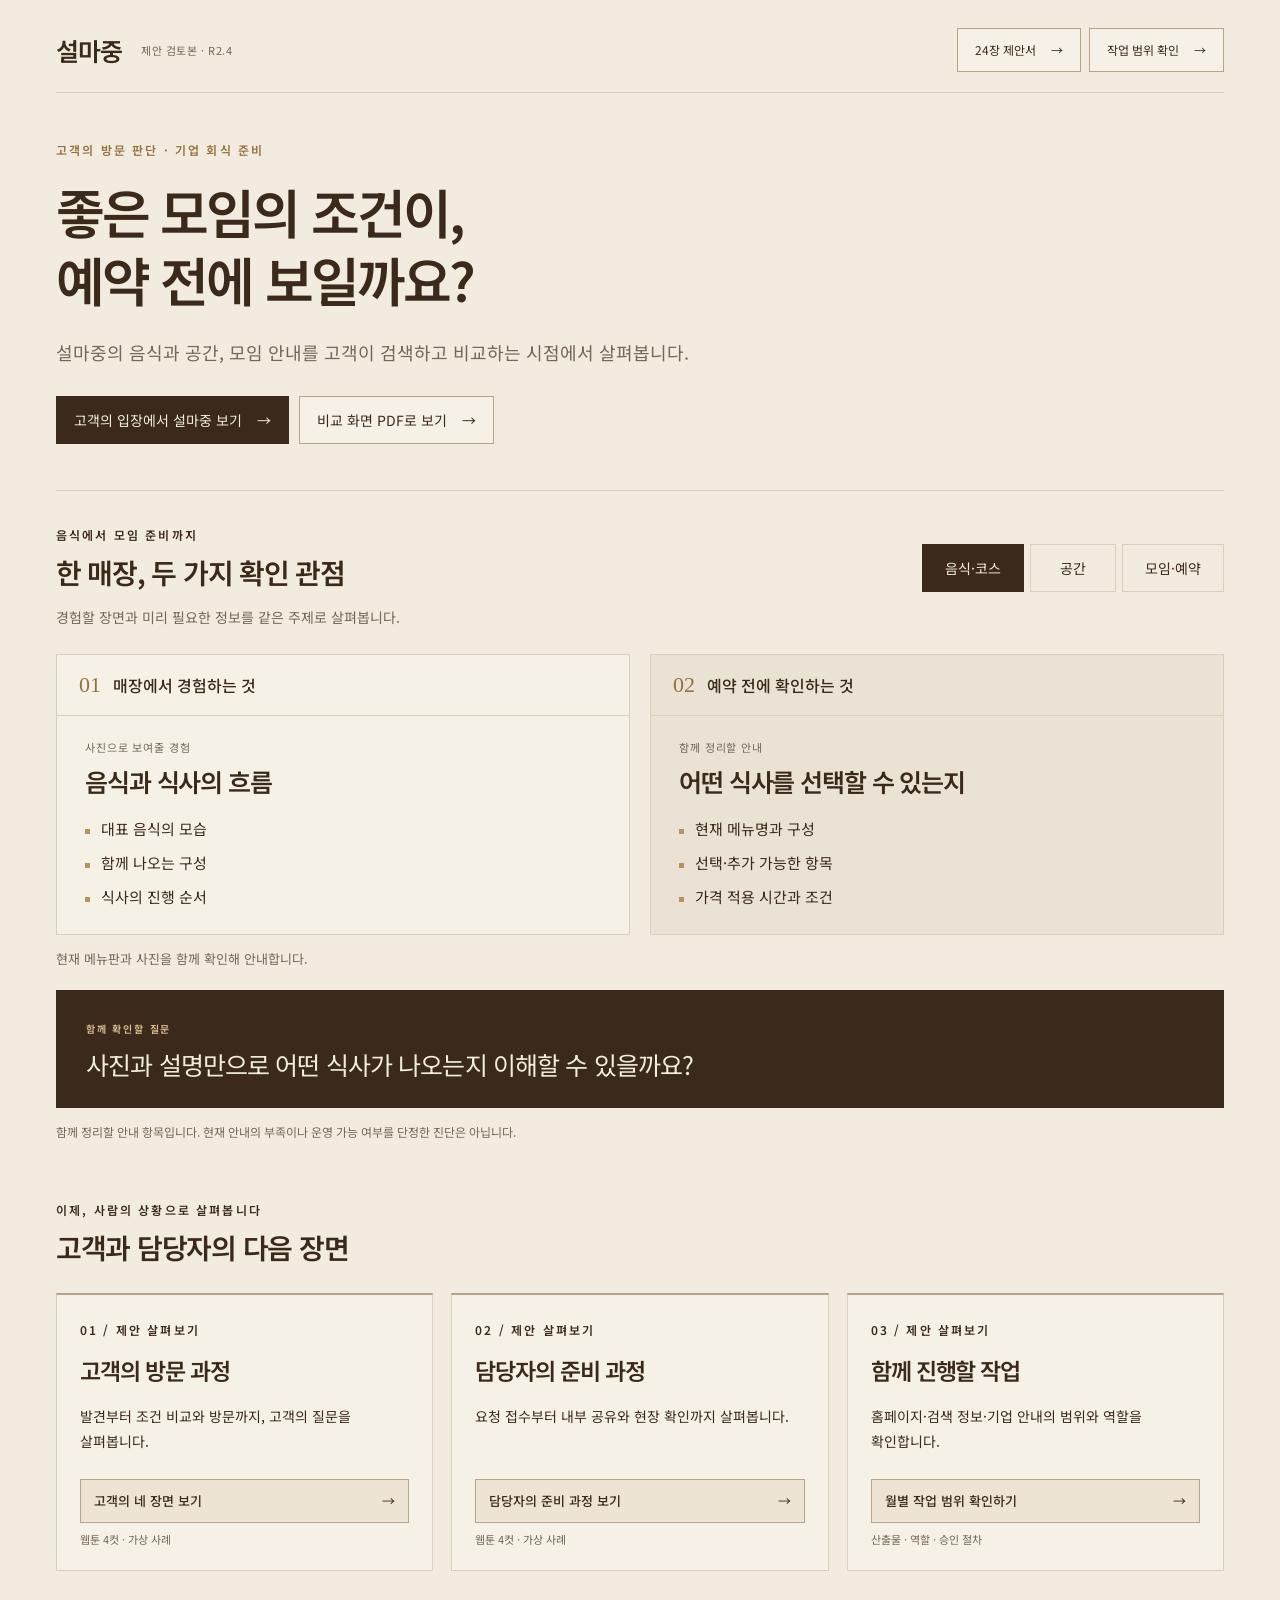
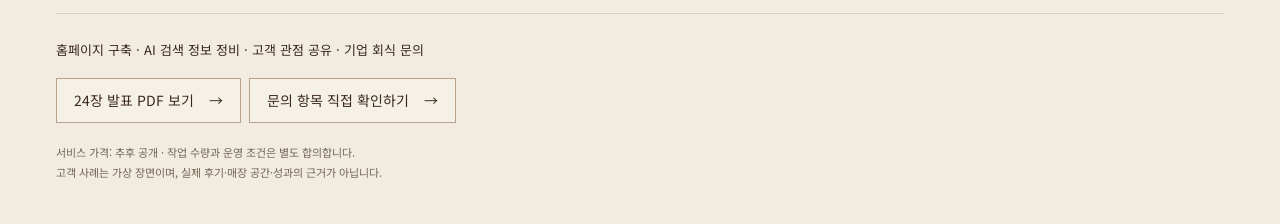
<file: site/index.html>
<!doctype html>
<html lang="ko"><head><meta charset="utf-8"><meta name="viewport" content="width=device-width,initial-scale=1">
<meta name="robots" content="noindex,nofollow"><meta name="description" content="설마중의 음식·공간·모임 안내를 고객의 방문 판단과 기업 회식 준비 관점에서 살펴보는 제안 검토본입니다.">
<title>설마중 | 좋은 모임의 조건이, 예약 전에 보일까요?</title>
<link rel="stylesheet" href="assets/design.css"><link rel="stylesheet" href="assets/interaction.css"><link rel="stylesheet" href="assets/review.css"><link rel="stylesheet" href="assets/r24.css?v=r24-20261026"></head><body class="detail-page r24-page">
<a class="skip-link" href="#comparison">비교 화면으로 바로 이동</a>
<main class="detail-main r24-main"><header class="r24-header"><a class="wordmark" href="index.html" aria-label="설마중 공유 홈">설마중<span>제안 검토본 · R2.4</span></a><nav aria-label="문서 탐색"><a class="action-link" href="deck.html#1">24장 제안서 <span aria-hidden="true">→</span></a><a class="action-link" href="scope.html">작업 범위 확인 <span aria-hidden="true">→</span></a></nav></header>
<section class="hero" aria-labelledby="hero-title"><div class="eyebrow">고객의 방문 판단 · 기업 회식 준비</div><h1 id="hero-title">좋은 모임의 조건이,<br>예약 전에 보일까요?</h1><p class="hero-lead">설마중의 음식과 공간, 모임 안내를 고객이 검색하고 비교하는 시점에서 살펴봅니다.</p><div class="hero-actions"><a class="action-link primary" href="#comparison">고객의 입장에서 설마중 보기 <span aria-hidden="true">→</span></a><a class="action-link" href="comparison.pdf">비교 화면 PDF로 보기 <span aria-hidden="true">→</span></a></div></section>
<section class="comparison" id="comparison" aria-labelledby="comparison-heading"><div class="comparison-heading"><div><span class="eyebrow">음식에서 모임 준비까지</span><h2 id="comparison-heading">한 매장, 두 가지 확인 관점</h2></div><div role="tablist" aria-label="살펴볼 주제" class="topic-tabs"><button type="button" role="tab" id="tab-food" aria-controls="panel-food" aria-selected="true" tabindex="0">음식·코스</button><button type="button" role="tab" id="tab-space" aria-controls="panel-space" aria-selected="false" tabindex="-1">공간</button><button type="button" role="tab" id="tab-booking" aria-controls="panel-booking" aria-selected="false" tabindex="-1">모임·예약</button></div></div>
<p class="comparison-intro">경험할 장면과 미리 필요한 정보를 같은 주제로 살펴봅니다.</p><noscript><p>선택 기능은 JavaScript가 필요합니다. <a href="comparison-print.html">세 주제 전체 보기</a></p></noscript>
<div class="topic-panels"><section class="topic-panel" data-topic="food" role="tabpanel" id="panel-food" aria-labelledby="tab-food" tabindex="0">
<div class="perspectives grid2"><article class="perspective left"><div class="perspective-label"><span class="perspective-mark" aria-hidden="true">01</span>매장에서 경험하는 것</div>
<div class="perspective-copy"><p class="perspective-overline">사진으로 보여줄 경험</p><h3>음식과 식사의 흐름</h3><ul><li>대표 음식의 모습</li><li>함께 나오는 구성</li><li>식사의 진행 순서</li></ul></div></article><article class="perspective right"><div class="perspective-label"><span class="perspective-mark" aria-hidden="true">02</span>예약 전에 확인하는 것</div>
<div class="perspective-copy"><p class="perspective-overline">함께 정리할 안내</p><h3>어떤 식사를 선택할 수 있는지</h3><ul><li>현재 메뉴명과 구성</li><li>선택·추가 가능한 항목</li><li>가격 적용 시간과 조건</li></ul></div></article></div>
<p class="comparison-note">현재 메뉴판과 사진을 함께 확인해 안내합니다.</p>
<div class="question-box"><span class="eyebrow">함께 확인할 질문</span><p class="comparison-question">사진과 설명만으로 어떤 식사가 나오는지 이해할 수 있을까요?</p></div>
</section><section class="topic-panel" data-topic="space" role="tabpanel" id="panel-space" aria-labelledby="tab-space" tabindex="0" hidden>
<div class="perspectives grid2"><article class="perspective left"><div class="perspective-label"><span class="perspective-mark" aria-hidden="true">01</span>매장에서 경험하는 것</div>
<div class="perspective-copy"><p class="perspective-overline">사진으로 보여줄 경험</p><h3>함께 앉는 자리와 분위기</h3><ul><li>모임 공간의 전체 모습</li><li>마주 앉는 자리와 테이블</li><li>입구에서 자리까지의 동선</li></ul></div></article><article class="perspective right"><div class="perspective-label"><span class="perspective-mark" aria-hidden="true">02</span>예약 전에 확인하는 것</div>
<div class="perspective-copy"><p class="perspective-overline">함께 정리할 안내</p><h3>우리 모임에 맞는 자리인지</h3><ul><li>공간명과 좌석 배치</li><li>이용 인원과 독립 공간 조건</li><li>이용 시간과 예약 기준</li></ul></div></article></div>
<p class="comparison-note">공간 사진에 실제 이용 조건을 연결해 안내합니다.</p>
<div class="question-box"><span class="eyebrow">함께 확인할 질문</span><p class="comparison-question">사진만으로 모임에 맞는 자리와 분위기를 가늠할 수 있을까요?</p></div>
</section><section class="topic-panel" data-topic="booking" role="tabpanel" id="panel-booking" aria-labelledby="tab-booking" tabindex="0" hidden>
<div class="perspectives grid2"><article class="perspective left"><div class="perspective-label"><span class="perspective-mark" aria-hidden="true">01</span>매장에서 경험하는 것</div>
<div class="perspective-copy"><p class="perspective-overline">사진으로 보여줄 경험</p><h3>모임을 준비하고 맞이하는 과정</h3><ul><li>모임을 맞이하는 자리</li><li>식사와 대화가 이어지는 시간</li><li>도착부터 착석까지의 과정</li></ul></div></article><article class="perspective right"><div class="perspective-label"><span class="perspective-mark" aria-hidden="true">02</span>예약 전에 확인하는 것</div>
<div class="perspective-copy"><p class="perspective-overline">함께 정리할 안내</p><h3>담당자가 미리 정리할 조건</h3><ul><li>희망 인원·일정과 메뉴</li><li>주차 위치·요금·이용 시간</li><li>예약·변경·취소·정산 기준</li></ul></div></article></div>
<p class="comparison-note">담당자가 내부에 공유할 수 있는 안내로 정리합니다.</p>
<div class="question-box"><span class="eyebrow">함께 확인할 질문</span><p class="comparison-question">담당자가 인원·시간·주차·정산 조건을 한 번에 비교할 수 있을까요?</p></div>
</section></div><p class="proposal-note">함께 정리할 안내 항목입니다. 현재 안내의 부족이나 운영 가능 여부를 단정한 진단은 아닙니다.</p></section>
<section class="next-section" aria-labelledby="next-heading"><span class="eyebrow">이제, 사람의 상황으로 살펴봅니다</span><h2 id="next-heading">고객과 담당자의 다음 장면</h2><div class="cards"><a class="action-card" href="storyboard.html#customer"><span class="eyebrow">01 / 제안 살펴보기</span><h3>고객의 방문 과정</h3><p>발견부터 조건 비교와 방문까지, 고객의 질문을 살펴봅니다.</p><span class="card-cta">고객의 네 장면 보기<span class="action-arrow" aria-hidden="true">→</span></span><span class="card-format">웹툰 4컷 · 가상 사례</span></a><a class="action-card" href="storyboard.html#organizer"><span class="eyebrow">02 / 제안 살펴보기</span><h3>담당자의 준비 과정</h3><p>요청 접수부터 내부 공유와 현장 확인까지 살펴봅니다.</p><span class="card-cta">담당자의 준비 과정 보기<span class="action-arrow" aria-hidden="true">→</span></span><span class="card-format">웹툰 4컷 · 가상 사례</span></a><a class="action-card" href="scope.html"><span class="eyebrow">03 / 제안 살펴보기</span><h3>함께 진행할 작업</h3><p>홈페이지·검색 정보·기업 안내의 범위와 역할을 확인합니다.</p><span class="card-cta">월별 작업 범위 확인하기<span class="action-arrow" aria-hidden="true">→</span></span><span class="card-format">산출물 · 역할 · 승인 절차</span></a></div></section>
<footer class="r24-footer"><p>홈페이지 구축 · AI 검색 정보 정비 · 고객 관점 공유 · 기업 회식 문의</p><div><a class="action-link" href="deck.pdf">24장 발표 PDF 보기 <span aria-hidden="true">→</span></a><a class="action-link" href="inquiry-demo.html">문의 항목 직접 확인하기 <span aria-hidden="true">→</span></a></div><p class="notice">서비스 가격: 추후 공개 · 작업 수량과 운영 조건은 별도 합의합니다.<br>고객 사례는 가상 장면이며, 실제 후기·매장 공간·성과의 근거가 아닙니다.</p></footer></main>
<script src="assets/r24-tabs.js?v=r24-20261026"></script></body></html>
</file>
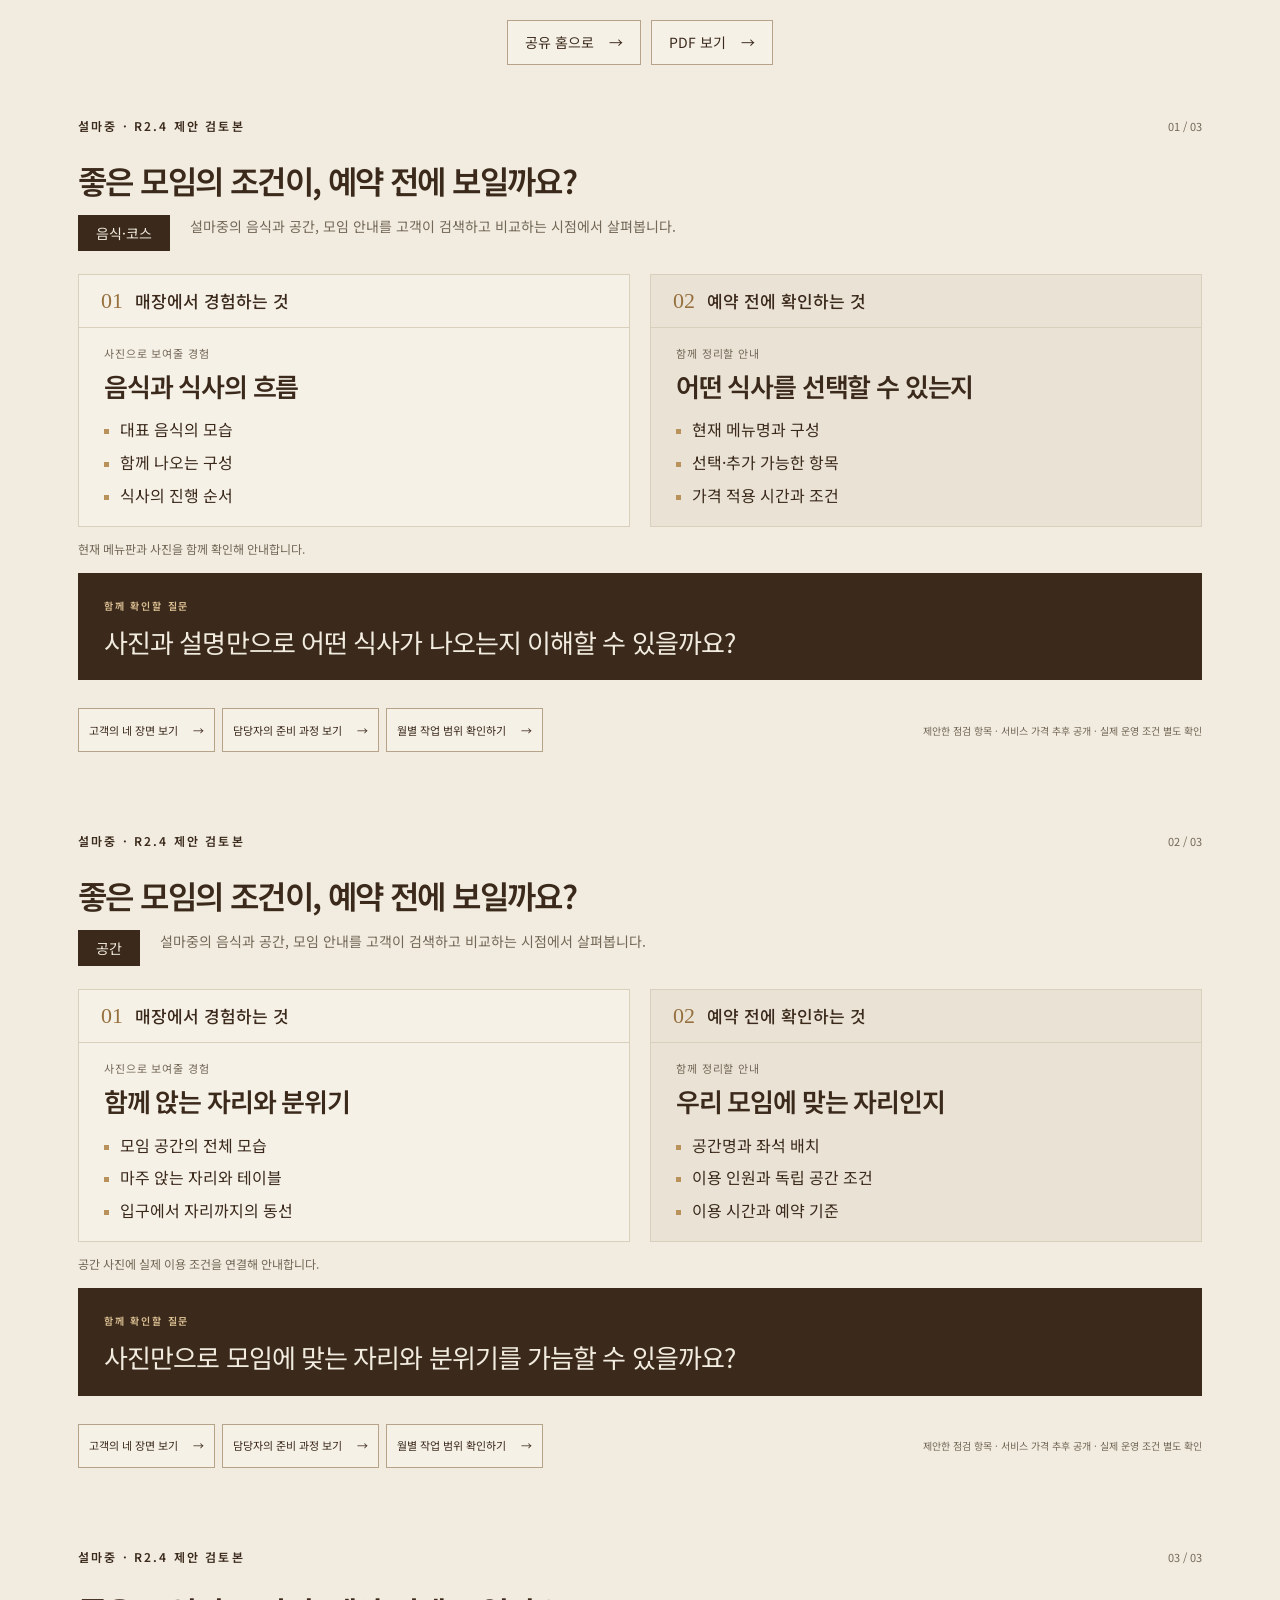
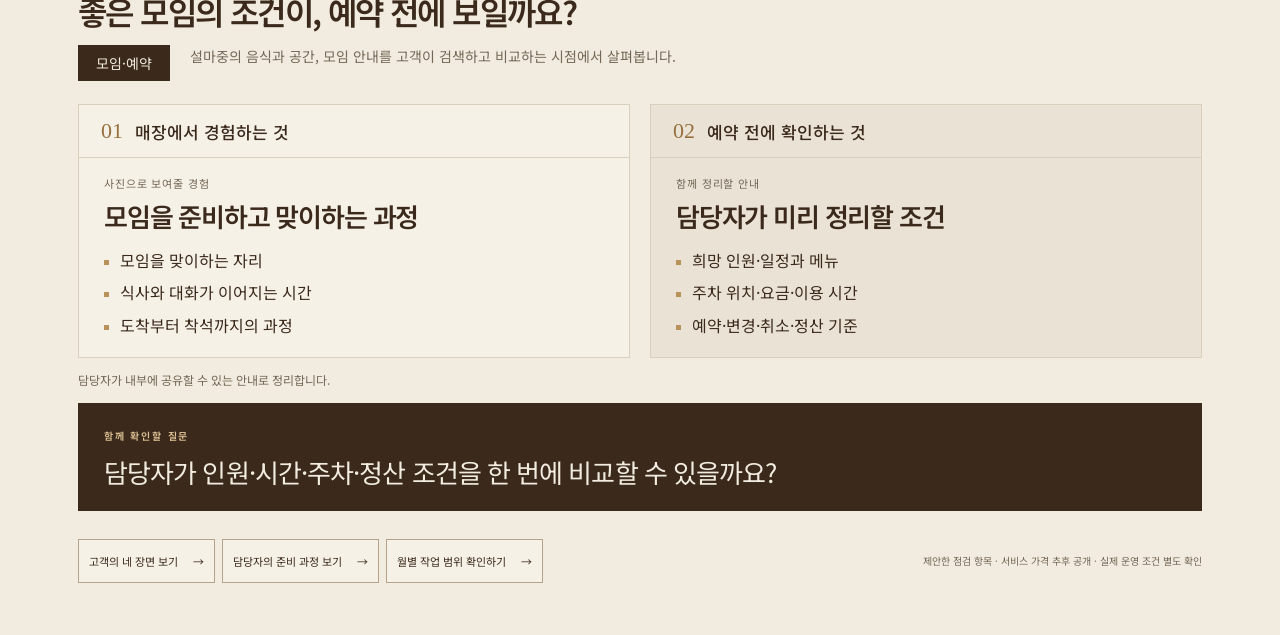
<file: site/comparison-print.html>
<!doctype html>
<html lang="ko"><head><meta charset="utf-8"><meta name="viewport" content="width=device-width,initial-scale=1">
<meta name="robots" content="noindex,nofollow"><meta name="description" content="설마중의 음식·공간·모임 안내를 고객의 방문 판단과 기업 회식 준비 관점에서 살펴보는 제안 검토본입니다.">
<title>설마중 | 예약 전 확인 정보 · 세 주제 전체</title>
<link rel="stylesheet" href="assets/design.css"><link rel="stylesheet" href="assets/interaction.css"><link rel="stylesheet" href="assets/review.css"><link rel="stylesheet" href="assets/r24.css?v=r24-20261026"></head><body class="detail-page comparison-print"><div class="print-toolbar"><a class="action-link" href="index.html">공유 홈으로 <span aria-hidden="true">→</span></a><a class="action-link" href="comparison.pdf">PDF 보기 <span aria-hidden="true">→</span></a></div><section class="print-sheet"><header><span class="eyebrow">설마중 · R2.4 제안 검토본</span><span class="print-number">01 / 03</span></header><h1>좋은 모임의 조건이, 예약 전에 보일까요?</h1><div class="print-topic"><span>음식·코스</span><p>설마중의 음식과 공간, 모임 안내를 고객이 검색하고 비교하는 시점에서 살펴봅니다.</p></div><section class="topic-panel" data-topic="food">
<div class="perspectives grid2"><article class="perspective left"><div class="perspective-label"><span class="perspective-mark" aria-hidden="true">01</span>매장에서 경험하는 것</div>
<div class="perspective-copy"><p class="perspective-overline">사진으로 보여줄 경험</p><h3>음식과 식사의 흐름</h3><ul><li>대표 음식의 모습</li><li>함께 나오는 구성</li><li>식사의 진행 순서</li></ul></div></article><article class="perspective right"><div class="perspective-label"><span class="perspective-mark" aria-hidden="true">02</span>예약 전에 확인하는 것</div>
<div class="perspective-copy"><p class="perspective-overline">함께 정리할 안내</p><h3>어떤 식사를 선택할 수 있는지</h3><ul><li>현재 메뉴명과 구성</li><li>선택·추가 가능한 항목</li><li>가격 적용 시간과 조건</li></ul></div></article></div>
<p class="comparison-note">현재 메뉴판과 사진을 함께 확인해 안내합니다.</p>
<div class="question-box"><span class="eyebrow">함께 확인할 질문</span><p class="comparison-question">사진과 설명만으로 어떤 식사가 나오는지 이해할 수 있을까요?</p></div>
</section><footer><div class="print-links"><a class="action-link" href="storyboard.html#customer">고객의 네 장면 보기 <span aria-hidden="true">→</span></a><a class="action-link" href="storyboard.html#organizer">담당자의 준비 과정 보기 <span aria-hidden="true">→</span></a><a class="action-link" href="scope.html">월별 작업 범위 확인하기 <span aria-hidden="true">→</span></a></div><p>제안한 점검 항목 · 서비스 가격 추후 공개 · 실제 운영 조건 별도 확인</p></footer></section><section class="print-sheet"><header><span class="eyebrow">설마중 · R2.4 제안 검토본</span><span class="print-number">02 / 03</span></header><h1>좋은 모임의 조건이, 예약 전에 보일까요?</h1><div class="print-topic"><span>공간</span><p>설마중의 음식과 공간, 모임 안내를 고객이 검색하고 비교하는 시점에서 살펴봅니다.</p></div><section class="topic-panel" data-topic="space">
<div class="perspectives grid2"><article class="perspective left"><div class="perspective-label"><span class="perspective-mark" aria-hidden="true">01</span>매장에서 경험하는 것</div>
<div class="perspective-copy"><p class="perspective-overline">사진으로 보여줄 경험</p><h3>함께 앉는 자리와 분위기</h3><ul><li>모임 공간의 전체 모습</li><li>마주 앉는 자리와 테이블</li><li>입구에서 자리까지의 동선</li></ul></div></article><article class="perspective right"><div class="perspective-label"><span class="perspective-mark" aria-hidden="true">02</span>예약 전에 확인하는 것</div>
<div class="perspective-copy"><p class="perspective-overline">함께 정리할 안내</p><h3>우리 모임에 맞는 자리인지</h3><ul><li>공간명과 좌석 배치</li><li>이용 인원과 독립 공간 조건</li><li>이용 시간과 예약 기준</li></ul></div></article></div>
<p class="comparison-note">공간 사진에 실제 이용 조건을 연결해 안내합니다.</p>
<div class="question-box"><span class="eyebrow">함께 확인할 질문</span><p class="comparison-question">사진만으로 모임에 맞는 자리와 분위기를 가늠할 수 있을까요?</p></div>
</section><footer><div class="print-links"><a class="action-link" href="storyboard.html#customer">고객의 네 장면 보기 <span aria-hidden="true">→</span></a><a class="action-link" href="storyboard.html#organizer">담당자의 준비 과정 보기 <span aria-hidden="true">→</span></a><a class="action-link" href="scope.html">월별 작업 범위 확인하기 <span aria-hidden="true">→</span></a></div><p>제안한 점검 항목 · 서비스 가격 추후 공개 · 실제 운영 조건 별도 확인</p></footer></section><section class="print-sheet"><header><span class="eyebrow">설마중 · R2.4 제안 검토본</span><span class="print-number">03 / 03</span></header><h1>좋은 모임의 조건이, 예약 전에 보일까요?</h1><div class="print-topic"><span>모임·예약</span><p>설마중의 음식과 공간, 모임 안내를 고객이 검색하고 비교하는 시점에서 살펴봅니다.</p></div><section class="topic-panel" data-topic="booking">
<div class="perspectives grid2"><article class="perspective left"><div class="perspective-label"><span class="perspective-mark" aria-hidden="true">01</span>매장에서 경험하는 것</div>
<div class="perspective-copy"><p class="perspective-overline">사진으로 보여줄 경험</p><h3>모임을 준비하고 맞이하는 과정</h3><ul><li>모임을 맞이하는 자리</li><li>식사와 대화가 이어지는 시간</li><li>도착부터 착석까지의 과정</li></ul></div></article><article class="perspective right"><div class="perspective-label"><span class="perspective-mark" aria-hidden="true">02</span>예약 전에 확인하는 것</div>
<div class="perspective-copy"><p class="perspective-overline">함께 정리할 안내</p><h3>담당자가 미리 정리할 조건</h3><ul><li>희망 인원·일정과 메뉴</li><li>주차 위치·요금·이용 시간</li><li>예약·변경·취소·정산 기준</li></ul></div></article></div>
<p class="comparison-note">담당자가 내부에 공유할 수 있는 안내로 정리합니다.</p>
<div class="question-box"><span class="eyebrow">함께 확인할 질문</span><p class="comparison-question">담당자가 인원·시간·주차·정산 조건을 한 번에 비교할 수 있을까요?</p></div>
</section><footer><div class="print-links"><a class="action-link" href="storyboard.html#customer">고객의 네 장면 보기 <span aria-hidden="true">→</span></a><a class="action-link" href="storyboard.html#organizer">담당자의 준비 과정 보기 <span aria-hidden="true">→</span></a><a class="action-link" href="scope.html">월별 작업 범위 확인하기 <span aria-hidden="true">→</span></a></div><p>제안한 점검 항목 · 서비스 가격 추후 공개 · 실제 운영 조건 별도 확인</p></footer></section></body></html>
</file>
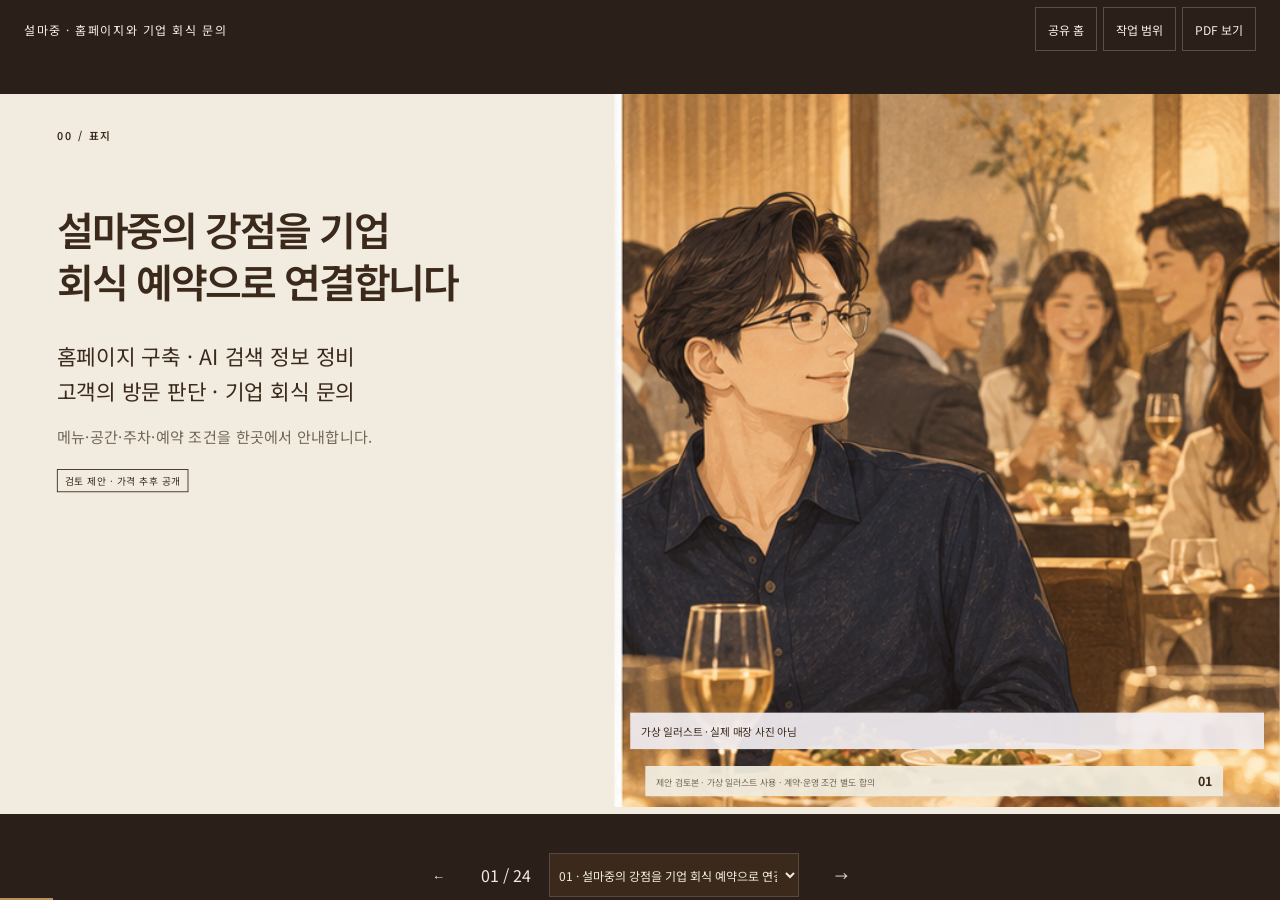
<file: site/deck.html>
<!doctype html><!DOCTYPE html>
<html lang="ko"><head><meta charset="utf-8"><meta name="viewport" content="width=device-width,initial-scale=1"><meta name="robots" content="noindex,nofollow"><title>설마중 | 홈페이지·기업 회식 제안</title><link rel="stylesheet" href="assets/design.css"><link rel="stylesheet" href="assets/interaction.css"><style>.template-label{cursor:default}@media(max-width:760px){.toolbar .brand{white-space:normal;font-size:12px}}</style><link rel="stylesheet" href="assets/review.css"></head><body><header class="toolbar"><div class="brand">설마중 · 홈페이지와 기업 회식 문의</div><div class="tools"><a href="index.html">공유 홈</a><a href="scope.html">작업 범위</a><a href="deck.pdf">PDF 보기</a></div></header><main class="stage"><div class="deck"><section class="slide cover" id="slide-1" data-title="설마중의 강점을 기업 회식 예약으로 연결합니다" aria-label="1. 설마중의 강점을 기업 회식 예약으로 연결합니다"><div class="slidehead"><span class="eyebrow">00 / 표지</span><span class="smallbrand">설마중</span></div><div class="content"><h2>설마중의 강점을 기업 회식 예약으로 연결합니다</h2><div class="covercopy"><p class="">홈페이지 구축 · AI 검색 정보 정비<br>고객의 방문 판단 · 기업 회식 문의</p><p class="note">메뉴·공간·주차·예약 조건을 한곳에서 안내합니다.</p><span class="tag">검토 제안 · 가격 추후 공개</span></div><figure class="coverphoto public-visual" style="--art-panel:3"><img src="assets/W02.png" alt="기업 담당자의 준비 과정을 설명하는 가상 일러스트"><span class="photo-note">가상 일러스트 · 실제 매장 사진 아님</span></figure></div><footer><span>제안 검토본 · 가상 일러스트 사용 · 계약·운영 조건 별도 합의</span><span><b>01</b></span></footer></section>
<section class="slide " id="slide-2" data-title="공간·음식·안내를 함께 보여줍니다" aria-label="2. 공간·음식·안내를 함께 보여줍니다"><div class="slidehead"><span class="eyebrow">01 / 매장의 강점</span><span class="smallbrand">설마중</span></div><div class="content"><h2>공간·음식·안내를 함께 보여줍니다</h2><div class="photo-triptych"><figure class=" public-visual" style="--art-panel:2"><img src="assets/W02.png" alt="기업 담당자의 준비 과정을 설명하는 가상 일러스트"><span class="photo-note">가상 일러스트 · 실제 매장 사진 아님</span><figcaption>공간 — 실제 배치와 이용 조건</figcaption></figure><figure class=" public-visual" style="--art-panel:0"><img src="assets/W01.png" alt="기업 담당자의 준비 과정을 설명하는 가상 일러스트"><span class="photo-note">가상 일러스트 · 실제 매장 사진 아님</span><figcaption>음식 — 현재 메뉴와 구성</figcaption></figure><figure class=" public-visual" style="--art-panel:3"><img src="assets/W02.png" alt="기업 담당자의 준비 과정을 설명하는 가상 일러스트"><span class="photo-note">가상 일러스트 · 실제 매장 사진 아님</span><figcaption>안내 — 문의부터 방문까지</figcaption></figure></div><p class="statement">사진이 관심을 만들고, 정확한 정보가 다음 판단을 돕습니다.</p><p class="note">현재 운영 강점을 단정한 진단이 아니라, 소개 자료를 만드는 작업안입니다.</p></div><footer><span>제안 검토본 · 가상 일러스트 사용 · 계약·운영 조건 별도 합의</span><span><b>02</b></span></footer></section>
<section class="slide story-slide" id="slide-3" data-title="사진을 본 고객이 방문을 결정하기까지" aria-label="3. 사진을 본 고객이 방문을 결정하기까지"><div class="slidehead"><span class="eyebrow">02 / 고객의 방문 과정</span><span class="smallbrand">설마중</span></div><div class="content"><h2>사진을 본 고객이 방문을 결정하기까지</h2><div class="story-grid"><figure class="story-card"><div class="story-crop"><img style="--panel:0" src="assets/W01.png" alt="가상 장면 1: 사진으로 관심을 갖습니다"></div><figcaption><span class="story-step">01 발견</span><strong>사진으로 관심을 갖습니다</strong><small>식사 목적을 떠올릴 수 있는 사진</small></figcaption></figure><figure class="story-card"><div class="story-crop"><img style="--panel:1" src="assets/W01.png" alt="가상 장면 2: 메뉴·공간·주차를 확인합니다"></div><figcaption><span class="story-step">02 비교</span><strong>메뉴·공간·주차를 확인합니다</strong><small>여러 화면을 오가며 조건 비교</small></figcaption></figure><figure class="story-card"><div class="story-crop"><img style="--panel:2" src="assets/W01.png" alt="가상 장면 3: 필요한 조건을 한곳에서 봅니다"></div><figcaption><span class="story-step">03 판단</span><strong>필요한 조건을 한곳에서 봅니다</strong><small>최신 안내와 문의 경로 확인</small></figcaption></figure><figure class="story-card"><div class="story-crop"><img style="--panel:3" src="assets/W01.png" alt="가상 장면 4: 안내와 현장이 일치합니다"></div><figcaption><span class="story-step">04 방문</span><strong>안내와 현장이 일치합니다</strong><small>제안하는 경험 · 실제 사례 아님</small></figcaption></figure></div><p class="story-takeaway">방문 전의 질문을 홈페이지와 안내 자료에서 먼저 해결합니다.</p><p class="story-disclosure">AI로 제작한 가상 사례입니다. 실제 고객 후기·성과 사례·매장 사진이 아닙니다.</p></div><footer><span>제안 검토본 · 가상 일러스트 사용 · 계약·운영 조건 별도 합의</span><span><b>03</b></span></footer></section>
<section class="slide " id="slide-4" data-title="관심 다음에 필요한 답을 제공합니다" aria-label="4. 관심 다음에 필요한 답을 제공합니다"><div class="slidehead"><span class="eyebrow">03 / 관심과 예약</span><span class="smallbrand">설마중</span></div><div class="content"><h2>관심 다음에 필요한 답을 제공합니다</h2><div class="scenegrid"><div class="scene"><span class="scene-no">01</span><h3>관심을 만드는 자료</h3><p>대표 공간과 메뉴 사진으로<br>어떤 식사에 어울리는지 보여줍니다.</p><small>사진·첫 화면·방문 목적별 소개</small></div><div class="scene"><span class="scene-no">02</span><h3>결정에 필요한 자료</h3><p>인원·메뉴·주차·예약 조건을 정리하고<br>확인된 공식 문의 경로로 연결합니다.</p><small>상세 안내·자주 묻는 질문·담당자 전달 자료</small></div></div><p class="statement">홈페이지는 소개부터 문의까지 이어지는 기준 공간으로 구축합니다.</p></div><footer><span>제안 검토본 · 가상 일러스트 사용 · 계약·운영 조건 별도 합의</span><span><b>04</b></span></footer></section>
<section class="slide " id="slide-5" data-title="홈페이지가 구체적인 검색 질문에 답하게 합니다" aria-label="5. 홈페이지가 구체적인 검색 질문에 답하게 합니다"><div class="slidehead"><span class="eyebrow">04 / 고객의 검색 질문</span><span class="smallbrand">설마중</span></div><div class="content"><h2>홈페이지가 구체적인 검색 질문에 답하게 합니다</h2><div class="query">“기업 회식 장소를 찾는데,<br>인원에 맞는 공간과 메뉴를 함께 볼 수 있을까요?”</div><div class="grid3"><div><h3>방문 목적</h3><p>기업 회식과 가족 식사의 질문을 구분합니다.</p></div><div><h3>구체적인 조건</h3><p>공간·메뉴·이용 시간·주차를 실제 운영에 맞춰 씁니다.</p></div><div><h3>다음 행동</h3><p>현재 운영하는 문의 경로를 확인한 뒤 연결합니다.</p></div></div><p class="note">검색 질문 예시입니다. 실제 검색량이나 고객 발언으로 집계한 문장이 아닙니다.</p></div><footer><span>제안 검토본 · 가상 일러스트 사용 · 계약·운영 조건 별도 합의</span><span><b>05</b></span></footer></section>
<section class="slide " id="slide-6" data-title="방문 전에 확인할 정보를 먼저 정리합니다" aria-label="6. 방문 전에 확인할 정보를 먼저 정리합니다"><div class="slidehead"><span class="eyebrow">05 / 고객이 확인하는 정보</span><span class="smallbrand">설마중</span></div><div class="content"><h2>방문 전에 확인할 정보를 먼저 정리합니다</h2><div class="grid3"><div><h3>공간을 판단할 정보</h3><p>전체 모습·좌석 배치·출입 동선과 승인된 이용 인원</p></div><div><h3>예산을 검토할 정보</h3><p>현재 메뉴 구성·적용 시간·추가 비용·정산 방식</p></div><div><h3>방문을 준비할 정보</h3><p>찾아오는 길·주차·예약 절차·변경 및 취소 조건</p></div></div><p class="statement">고객이 다시 검색하거나 전화해야 하는 항목을 먼저 찾습니다.</p><p class="note">외부 통계 대신 이번 제작에 필요한 점검 기준을 제안합니다.</p></div><footer><span>제안 검토본 · 가상 일러스트 사용 · 계약·운영 조건 별도 합의</span><span><b>06</b></span></footer></section>
<section class="slide " id="slide-7" data-title="홈페이지와 단체예약 안내부터 시작합니다" aria-label="7. 홈페이지와 단체예약 안내부터 시작합니다"><div class="slidehead"><span class="eyebrow">06 / 실행의 우선순위</span><span class="smallbrand">설마중</span></div><div class="content"><h2>홈페이지와 단체예약 안내부터 시작합니다</h2><div class="grid3"><div><h3>먼저 확인</h3><p>현재 사진·메뉴·예약 조건과 기존 문의 경로를 모읍니다.</p></div><div><h3>우선 제작</h3><p>설마중 홈페이지와 기업 담당자용 안내 자료를 만듭니다.</p></div><div><h3>다음 판단</h3><p>문의 기록을 보고 안내가 부족한 항목부터 수정합니다.</p></div></div><p class="statement">기업 단체예약을 첫 이용 목적의 우선안으로 둡니다.</p><p class="note">작업 우선순위 제안입니다. 계약·예산·계정 권한은 별도 합의합니다.</p></div><footer><span>제안 검토본 · 가상 일러스트 사용 · 계약·운영 조건 별도 합의</span><span><b>07</b></span></footer></section>
<section class="slide " id="slide-8" data-title="채널별 정보를 같은 기준으로 점검합니다" aria-label="8. 채널별 정보를 같은 기준으로 점검합니다"><div class="slidehead"><span class="eyebrow">07 / 현재 매장 정보</span><span class="smallbrand">설마중</span></div><div class="content"><h2>채널별 정보를 같은 기준으로 점검합니다</h2><div class="surface-compare"><article><h3>홈페이지</h3><div class="channel-items">방문 목적과 공간<br>메뉴와 이용 조건<br>기업 담당자용 안내</div><p>확인된 정보를 모으는 기준 페이지로 구축합니다.</p></article><article><h3>지도·예약 채널</h3><div class="channel-items">상호·주소·연락처<br>메뉴·주차·예약 링크<br>사진 순서와 최신성</div><p>실제 관리 채널과 접근 권한부터 확인합니다.</p></article></div><p class="note">현재 화면 비교 결과가 아닌 점검 설계입니다. 플랫폼 캡처·운영 원본 확보 후 대조합니다.</p></div><footer><span>제안 검토본 · 가상 일러스트 사용 · 계약·운영 조건 별도 합의</span><span><b>08</b></span></footer></section>
<section class="slide " id="slide-9" data-title="다시 묻는 질문을 홈페이지에 먼저 안내합니다" aria-label="9. 다시 묻는 질문을 홈페이지에 먼저 안내합니다"><div class="slidehead"><span class="eyebrow">08 / 예약 전 확인 정보</span><span class="smallbrand">설마중</span></div><div class="content"><h2>다시 묻는 질문을 홈페이지에 먼저 안내합니다</h2><div class="grid3"><div><h3>룸·공간</h3><p>사진마다 실제 명칭·권장 인원·이용 조건을 연결합니다.</p></div><div><h3>메뉴·예산</h3><p>현재 메뉴와 가격 적용 조건을 매장 확인 후 안내합니다.</p></div><div><h3>주차·예약</h3><p>주차 위치·요금·예약금·변경·취소 기준을 문답으로 정리합니다.</p></div></div><p class="statement">FAQ는 현장 답변과 같은 내용이어야 합니다.</p><p class="note">확인되지 않은 수용 인원·가격·시설·서비스는 기재하지 않습니다.</p></div><footer><span>제안 검토본 · 가상 일러스트 사용 · 계약·운영 조건 별도 합의</span><span><b>09</b></span></footer></section>
<section class="slide story-slide" id="slide-10" data-title="기업 담당자의 준비 과정을 살펴봅니다" aria-label="10. 기업 담당자의 준비 과정을 살펴봅니다"><div class="slidehead"><span class="eyebrow">09 / 단체 예약 담당자</span><span class="smallbrand">설마중</span></div><div class="content"><h2>기업 담당자의 준비 과정을 살펴봅니다</h2><div class="story-grid"><figure class="story-card"><div class="story-crop"><img style="--panel:0" src="assets/W02.png" alt="가상 장면 1: 일정과 참석 인원을 정합니다"></div><figcaption><span class="story-step">01 준비</span><strong>일정과 참석 인원을 정합니다</strong><small>목적·예산·필수 조건 정리</small></figcaption></figure><figure class="story-card"><div class="story-crop"><img style="--panel:1" src="assets/W02.png" alt="가상 장면 2: 후보의 조건을 비교합니다"></div><figcaption><span class="story-step">02 비교</span><strong>후보의 조건을 비교합니다</strong><small>공간·메뉴·정산 방식 확인</small></figcaption></figure><figure class="story-card"><div class="story-crop"><img style="--panel:2" src="assets/W02.png" alt="가상 장면 3: 상사에게 자료를 전달합니다"></div><figcaption><span class="story-step">03 공유</span><strong>상사에게 자료를 전달합니다</strong><small>한 장 안내서로 내부 검토</small></figcaption></figure><figure class="story-card"><div class="story-crop"><img style="--panel:3" src="assets/W02.png" alt="가상 장면 4: 현장 준비 상태를 확인합니다"></div><figcaption><span class="story-step">04 진행</span><strong>현장 준비 상태를 확인합니다</strong><small>제안하는 경험 · 실제 사례 아님</small></figcaption></figure></div><p class="story-takeaway">담당자가 내부에 전달할 수 있는 자료까지 함께 준비합니다.</p><p class="story-disclosure">AI로 제작한 가상 사례입니다. 실제 고객 후기·성과 사례·매장 사진이 아닙니다.</p></div><footer><span>제안 검토본 · 가상 일러스트 사용 · 계약·운영 조건 별도 합의</span><span><b>10</b></span></footer></section>
<section class="slide " id="slide-11" data-title="단체 문의에 필요한 여섯 항목을 확인합니다" aria-label="11. 단체 문의에 필요한 여섯 항목을 확인합니다"><div class="slidehead"><span class="eyebrow">10 / 모임의 확인 항목</span><span class="smallbrand">설마중</span></div><div class="content"><h2>단체 문의에 필요한 여섯 항목을 확인합니다</h2><div class="sixquestions"><div><span>01</span><h3>목적</h3><p>회식·접대 등 희망 목적</p></div><div><span>02</span><h3>일시</h3><p>희망 날짜와 식사 시간</p></div><div><span>03</span><h3>인원</h3><p>예상 인원과 변동 가능성</p></div><div><span>04</span><h3>메뉴</h3><p>희망 구성과 예산 범위</p></div><div><span>05</span><h3>공간</h3><p>독립 공간 등 필요한 조건</p></div><div><span>06</span><h3>정산</h3><p>증빙·결제 방식과 확인 담당자</p></div></div><p class="statement">접수 항목을 정리한 뒤, 현장에서 답할 수 있는 범위를 확인합니다.</p></div><footer><span>제안 검토본 · 가상 일러스트 사용 · 계약·운영 조건 별도 합의</span><span><b>11</b></span></footer></section>
<section class="slide " id="slide-12" data-title="기업 식사 안내를 하나의 페이지로 만듭니다" aria-label="12. 기업 식사 안내를 하나의 페이지로 만듭니다"><div class="slidehead"><span class="eyebrow">11 / 우선 이용 목적</span><span class="smallbrand">설마중</span></div><div class="content"><h2>기업 식사 안내를 하나의 페이지로 만듭니다</h2><div class="store-split"><figure class="storephoto public-visual" style="--art-panel:3"><img src="assets/W02.png" alt="기업 담당자의 준비 과정을 설명하는 가상 일러스트"><span class="photo-note">가상 일러스트 · 실제 매장 사진 아님</span></figure><div><span class="eyebrow">설마중 · 우선 실행안</span><h3>담당자가 공유할 수 있는<br>기업 식사 안내</h3><p>공간 사진 → 이용 인원 → 메뉴 구성 → 주차 → 예약 조건 → 공식 문의 순서로 정리합니다.</p><div class="rule"></div><p>웹페이지와 한 장 안내서가 같은 내용을 전달하도록 만듭니다.</p><p class="note">운영 가능한 모임 목적·메뉴·인원 확인 후 제작합니다. 실제 예약 가능 여부는 현장에서 확인합니다.</p></div></div></div><footer><span>제안 검토본 · 가상 일러스트 사용 · 계약·운영 조건 별도 합의</span><span><b>12</b></span></footer></section>
<section class="slide " id="slide-13" data-title="가족 식사는 다른 질문 순서로 안내합니다" aria-label="13. 가족 식사는 다른 질문 순서로 안내합니다"><div class="slidehead"><span class="eyebrow">12 / 다른 이용 목적</span><span class="smallbrand">설마중</span></div><div class="content"><h2>가족 식사는 다른 질문 순서로 안내합니다</h2><div class="store-split"><figure class="storephoto public-visual" style="--art-panel:0"><img src="assets/W01.png" alt="기업 담당자의 준비 과정을 설명하는 가상 일러스트"><span class="photo-note">가상 일러스트 · 실제 매장 사진 아님</span></figure><div><span class="eyebrow">설마중 · 두 번째 이용 목적</span><h3>가족 식사에 필요한<br>정보를 따로 묶습니다</h3><p>연령대와 동행 인원, 식사 구성, 주차와 출입 동선 등 가족 식사에 필요한 질문을 정리합니다.</p><div class="rule"></div><p>실제 운영 가능한 목적부터 안내하고, 별도 행사 서비스는 확인 후 추가합니다.</p><p class="note">가족 식사 안내 제안이며 행사 제공 여부는 미확정입니다.</p></div></div></div><footer><span>제안 검토본 · 가상 일러스트 사용 · 계약·운영 조건 별도 합의</span><span><b>13</b></span></footer></section>
<section class="slide " id="slide-14" data-title="문의 시안에서 질문의 순서를 확인합니다" aria-label="14. 문의 시안에서 질문의 순서를 확인합니다"><div class="slidehead"><span class="eyebrow">13 / 문의 시안</span><span class="smallbrand">설마중</span></div><div class="content"><h2>문의 시안에서 질문의 순서를 확인합니다</h2><div class="webmock"><div class="mockbar">설마중 · 기업 식사 문의 흐름 예시</div><div class="mockbody"><div><h3>모임 조건부터<br>확인합니다.</h3><p>희망 일시와 인원, 메뉴·공간 조건을 차례대로 확인합니다.</p><a class="action-link" href="inquiry-demo.html">문의 시안 직접 보기 <span aria-hidden="true">→</span></a></div><div class="mockform"><p>① 목적 · 일정 · 인원</p><p>② 메뉴 · 공간 · 정산</p><p>③ 확인 질문 검토</p><p>④ 공식 문의 경로 연결</p></div></div></div><p class="note">이번 시안은 외부 전송·정보 저장·예약 확정 기능이 없습니다. 실제 접수 기능은 별도 협의합니다.</p></div><footer><span>제안 검토본 · 가상 일러스트 사용 · 계약·운영 조건 별도 합의</span><span><b>14</b></span></footer></section>
<section class="slide " id="slide-15" data-title="촬영 자료를 홈페이지와 채널에 함께 씁니다" aria-label="15. 촬영 자료를 홈페이지와 채널에 함께 씁니다"><div class="slidehead"><span class="eyebrow">14 / 촬영 자료 활용</span><span class="smallbrand">설마중</span></div><div class="content"><h2>촬영 자료를 홈페이지와 채널에 함께 씁니다</h2><div class="store-split"><figure class="storephoto public-visual" style="--art-panel:0"><img src="assets/W01.png" alt="기업 담당자의 준비 과정을 설명하는 가상 일러스트"><span class="photo-note">가상 일러스트 · 실제 매장 사진 아님</span></figure><div><h3>촬영 전에 쓰임부터 정합니다</h3><p>홈페이지: 공간의 전체 모습과 이용 조건<br><br>지도 채널: 대표사진과 메뉴 확인<br><br>기업 안내서: 비교·공유에 필요한 장면</p><div class="rule"></div><p>공간·음식·동선별 촬영 목록을 만들고, 필요한 가로·세로 구도를 함께 준비합니다.</p><p class="note">촬영 횟수·보정 장수·게시 건수·수정 횟수는 협의 예정입니다.</p></div></div></div><footer><span>제안 검토본 · 가상 일러스트 사용 · 계약·운영 조건 별도 합의</span><span><b>15</b></span></footer></section>
<section class="slide " id="slide-16" data-title="홈페이지를 기준으로 채널의 역할을 나눕니다" aria-label="16. 홈페이지를 기준으로 채널의 역할을 나눕니다"><div class="slidehead"><span class="eyebrow">15 / 채널별 역할</span><span class="smallbrand">설마중</span></div><div class="content"><h2>홈페이지를 기준으로 채널의 역할을 나눕니다</h2><div class="tablewrap"><table><thead><tr><th>채널</th><th>담당할 역할</th><th>주요 산출물</th></tr></thead><tbody><tr><td>홈페이지</td><td>방문 판단에 필요한 정보의 기준</td><td>목적별 안내·메뉴·공간·FAQ</td></tr><tr><td>네이버 플레이스</td><td>국내 지도·예약 정보 확인</td><td>사진·소개·메뉴·예약 경로 점검</td></tr><tr><td>Google 비즈니스 프로필</td><td>지도 검색에서 매장 정보 확인</td><td>기본 정보·사진·웹사이트 연결 점검</td></tr><tr><td>블로그·SNS</td><td>구체적인 이용 장면과 소식 전달</td><td>홈페이지 상세 안내로 이어지는 콘텐츠</td></tr><tr><td>현장 문의</td><td>조건 확인과 최종 예약 안내</td><td>문답 기준·담당자용 전달 자료</td></tr></tbody></table></div><p class="note">채널별 실제 운영 여부·권한·게시 범위를 확인한 후 적용합니다.</p></div><footer><span>제안 검토본 · 가상 일러스트 사용 · 계약·운영 조건 별도 합의</span><span><b>16</b></span></footer></section>
<section class="slide " id="slide-17" data-title="사람과 AI가 같은 매장 정보를 확인하게 합니다" aria-label="17. 사람과 AI가 같은 매장 정보를 확인하게 합니다"><div class="slidehead"><span class="eyebrow">16 / 정보 관리</span><span class="smallbrand">설마중</span></div><div class="content"><h2>사람과 AI가 같은 매장 정보를 확인하게 합니다</h2><div class="truth-system"><div class="truth-core"><span class="eyebrow">정보 기준표</span><h3>같은 사실을<br>같은 기준으로</h3><p>상호 · 주소 · 메뉴<br>공간 · 주차 · 예약</p></div><div class="truth-out"><div><b>사람이 읽는 안내</b><span>사진 설명·FAQ·담당자 자료를 구체적으로 작성합니다.</span></div><div><b>검색이 읽는 페이지</b><span>텍스트로 읽을 수 있는 정보와 페이지 구조를 점검합니다.</span></div><div><b>지속적인 갱신</b><span>변경 담당자·확인일·반영 채널을 기록합니다.</span></div></div></div><p class="note">AI 검색에서 발견·이해되기 좋은 정보를 준비하는 작업입니다. 노출·순위·추천을 보장하지 않습니다.</p></div><footer><span>제안 검토본 · 가상 일러스트 사용 · 계약·운영 조건 별도 합의</span><span><b>17</b></span></footer></section>
<section class="slide " id="slide-18" data-title="문의부터 실제 방문까지 나누어 확인합니다" aria-label="18. 문의부터 실제 방문까지 나누어 확인합니다"><div class="slidehead"><span class="eyebrow">17 / 성과 확인 항목</span><span class="smallbrand">설마중</span></div><div class="content"><h2>문의부터 실제 방문까지 나누어 확인합니다</h2><div class="learning-grid"><div><h3>문의</h3><p>중복을 제외한 유효 문의와 최초 응답 시간을 기록합니다.</p></div><div><h3>예약 확정</h3><p>문의 중 확정 건수·미확정 사유·취소 건수를 나눕니다.</p></div><div><h3>실제 방문</h3><p>예약 이후 실제 이용 여부와 확인 가능한 매출을 집계합니다.</p></div></div><p class="statement">확정률 = 같은 문의 집단의 확정 건수 ÷ 유효 문의 수</p><p class="note">기준값은 미확보입니다. 유효 문의 정의·집계 기간·예약 소요일을 합의하고, 계절·프로모션·기존 고객 영향을 함께 기록합니다.</p></div><footer><span>제안 검토본 · 가상 일러스트 사용 · 계약·운영 조건 별도 합의</span><span><b>18</b></span></footer></section>
<section class="slide " id="slide-19" data-title="월별 작업 항목과 납품 범위를 정합니다" aria-label="19. 월별 작업 항목과 납품 범위를 정합니다"><div class="slidehead"><span class="eyebrow">18 / 월별 작업 범위</span><span class="smallbrand">설마중</span></div><div class="content"><h2>월별 작업 항목과 납품 범위를 정합니다</h2><div class="scope-metrics"><article><strong>홈페이지</strong><span>목적별 안내·문의 동선</span><small>수량·수정 횟수 협의 예정</small></article><article><strong>검색 정보</strong><span>사실표·채널 정비</span><small>수량·수정 횟수 협의 예정</small></article><article><strong>기업 회식</strong><span>안내서·응대 문안</span><small>수량·수정 횟수 협의 예정</small></article><article><strong>결과 점검</strong><span>문의·예약·방문 집계</span><small>수량·수정 횟수 협의 예정</small></article></div><div class="scope-row"><div><h3>적용 매장</h3><p>설마중 우선 실행 제안</p></div><div><h3>추가 검토</h3><p>다른 목적·채널은 결과를 보고 협의</p></div><div><h3>가격</h3><p>추후 공개</p></div></div><p class="note web-only"><a class="action-link" href="scope.html">산출물·역할·별도 협의 항목 보기 <span aria-hidden="true">→</span></a></p></div><footer><span>제안 검토본 · 가상 일러스트 사용 · 계약·운영 조건 별도 합의</span><span><b>19</b></span></footer></section>
<section class="slide " id="slide-20" data-title="현장 확인과 외부 제작을 연결합니다" aria-label="20. 현장 확인과 외부 제작을 연결합니다"><div class="slidehead"><span class="eyebrow">19 / 협업 범위</span><span class="smallbrand">설마중</span></div><div class="content"><h2>현장 확인과 외부 제작을 연결합니다</h2><div class="grid3"><div><h3>현장 담당자</h3><p>운영 정보·사진·메뉴를 확인하고 문의 응대에 반영합니다.</p></div><div><h3>내부 운영 담당자</h3><p>계정·게시 일정·수정 요청을 관리하고 승인본을 반영합니다.</p></div><div><h3>Mashcore · Weplace</h3><p>고객 질문·홈페이지·사진 기획·문안·측정표를 제작합니다.</p></div></div><p class="statement">사실 확인 → 시안 검토 → 지정 승인자 승인 → 반영 → 재확인</p><p class="note">담당자와 승인자는 협의 예정입니다. 광고비·촬영 실비·예약 시스템 연동·유료 도구는 별도 협의합니다.</p></div><footer><span>제안 검토본 · 가상 일러스트 사용 · 계약·운영 조건 별도 합의</span><span><b>20</b></span></footer></section>
<section class="slide " id="slide-21" data-title="첫 30일에 제작·반영·평가를 진행합니다" aria-label="21. 첫 30일에 제작·반영·평가를 진행합니다"><div class="slidehead"><span class="eyebrow">20 / 첫 30일</span><span class="smallbrand">설마중</span></div><div class="content"><h2>첫 30일에 제작·반영·평가를 진행합니다</h2><div class="grid3 timeline-cards"><div><h3>1–7일 · 기준 확인</h3><p>메뉴·공간·채널·문의 기록을 모으고 우선 질문을 정합니다.</p></div><div><h3>8–21일 · 제작·반영</h3><p>홈페이지와 기업 안내서를 제작하고 승인된 항목부터 반영합니다.</p></div><div><h3>22–30일 · 평가·정리</h3><p>28일까지 4주 실험을 진행하고 29–30일에 결과와 후속 범위를 정리합니다.</p></div></div><p class="statement">착수일은 계약·자료·접근 권한·승인 담당자가 갖춰진 날입니다.</p><p class="note">일정안입니다. 승인 대기·자료 지연은 기록하고 변경 일정을 합의합니다.</p></div><footer><span>제안 검토본 · 가상 일러스트 사용 · 계약·운영 조건 별도 합의</span><span><b>21</b></span></footer></section>
<section class="slide " id="slide-22" data-title="90일에는 유지·조정·확대 여부를 판단합니다" aria-label="22. 90일에는 유지·조정·확대 여부를 판단합니다"><div class="slidehead"><span class="eyebrow">21 / 90일 검토</span><span class="smallbrand">설마중</span></div><div class="content"><h2>90일에는 유지·조정·확대 여부를 판단합니다</h2><div class="tablewrap"><table><thead><tr><th>검토 시점</th><th>확인할 내용</th><th>결정</th></tr></thead><tbody><tr><td>30일</td><td>제작·반영 여부, 문의 누락, 현장 응대 부담</td><td>유지 / 수정 / 보류</td></tr><tr><td>60일</td><td>추가 운영 합의 시 문의·확정·방문 변화</td><td>개선 항목과 자원 재배분</td></tr><tr><td>90일</td><td>동일 기준의 추이와 실제 운영 부담</td><td>확대 / 유지 / 축소 / 중단</td></tr></tbody></table></div><p class="statement">첫 30일 이후의 운영은 별도 합의가 전제입니다.</p><p class="note">90일은 제안한 검토 시점이며 계약 기간이 아닙니다. 전후 변화만으로 작업의 매출 기여를 단정하지 않습니다.</p></div><footer><span>제안 검토본 · 가상 일러스트 사용 · 계약·운영 조건 별도 합의</span><span><b>22</b></span></footer></section>
<section class="slide " id="slide-23" data-title="확인된 방식만 다음 범위에 적용합니다" aria-label="23. 확인된 방식만 다음 범위에 적용합니다"><div class="slidehead"><span class="eyebrow">22 / 확장 조건</span><span class="smallbrand">설마중</span></div><div class="content"><h2>확인된 방식만 다음 범위에 적용합니다</h2><div class="roadmap"><div><h3>운영 가능성</h3><p>문의에 답할 정보와 담당자, 게시 승인 체계가 준비되었는지 확인합니다.</p></div><div><h3>고객 반응</h3><p>반복 질문·응답 시간·확정·취소·방문을 같은 기준으로 살펴봅니다.</p></div><div><h3>확장 합의</h3><p>다른 이용 목적과 채널은 추가 자원과 작업량을 합의합니다.</p></div></div><p class="statement">결과물뿐 아니라 다음 담당자가 쓸 기준표와 문답도 남깁니다.</p><p class="note">처음부터 모든 이용 목적을 동시에 확대하지 않습니다.</p></div><footer><span>제안 검토본 · 가상 일러스트 사용 · 계약·운영 조건 별도 합의</span><span><b>23</b></span></footer></section>
<section class="slide ending" id="slide-24" data-title="우선 작업과 승인 담당자를 정합니다" aria-label="24. 우선 작업과 승인 담당자를 정합니다"><div class="slidehead"><span class="eyebrow">23 / 다음 단계</span><span class="smallbrand">설마중</span></div><div class="content"><h2>우선 작업과 승인 담당자를 정합니다</h2><p class="ending-sub">① 사용할 사진·메뉴·운영 자료 확인<br>② 홈페이지와 기업 회식 안내의 우선 범위 결정<br>③ 자료 담당자·승인자·착수 조건 합의</p><figure class="endingphoto public-visual" style="--art-panel:3"><img src="assets/W02.png" alt="기업 담당자의 준비 과정을 설명하는 가상 일러스트"><span class="photo-note">가상 일러스트 · 실제 매장 사진 아님</span></figure><div class="ending-sign">Mashcore · Weplace<br><span>제안 검토본 · 가격 추후 공개 · 2026.10.26</span></div></div><footer><span>제안 검토본 · 가상 일러스트 사용 · 계약·운영 조건 별도 합의</span><span><b>24</b></span></footer></section></div></main><nav class="nav" aria-label="슬라이드 탐색"><button id="prev" aria-label="이전 슬라이드">←</button><span id="slide-count" aria-live="polite"></span><select id="slide-picker" aria-label="슬라이드 선택"></select><button id="next" aria-label="다음 슬라이드">→</button></nav><div class="progress"></div><script src="assets/template-nav.js"></script></body></html>
</file>
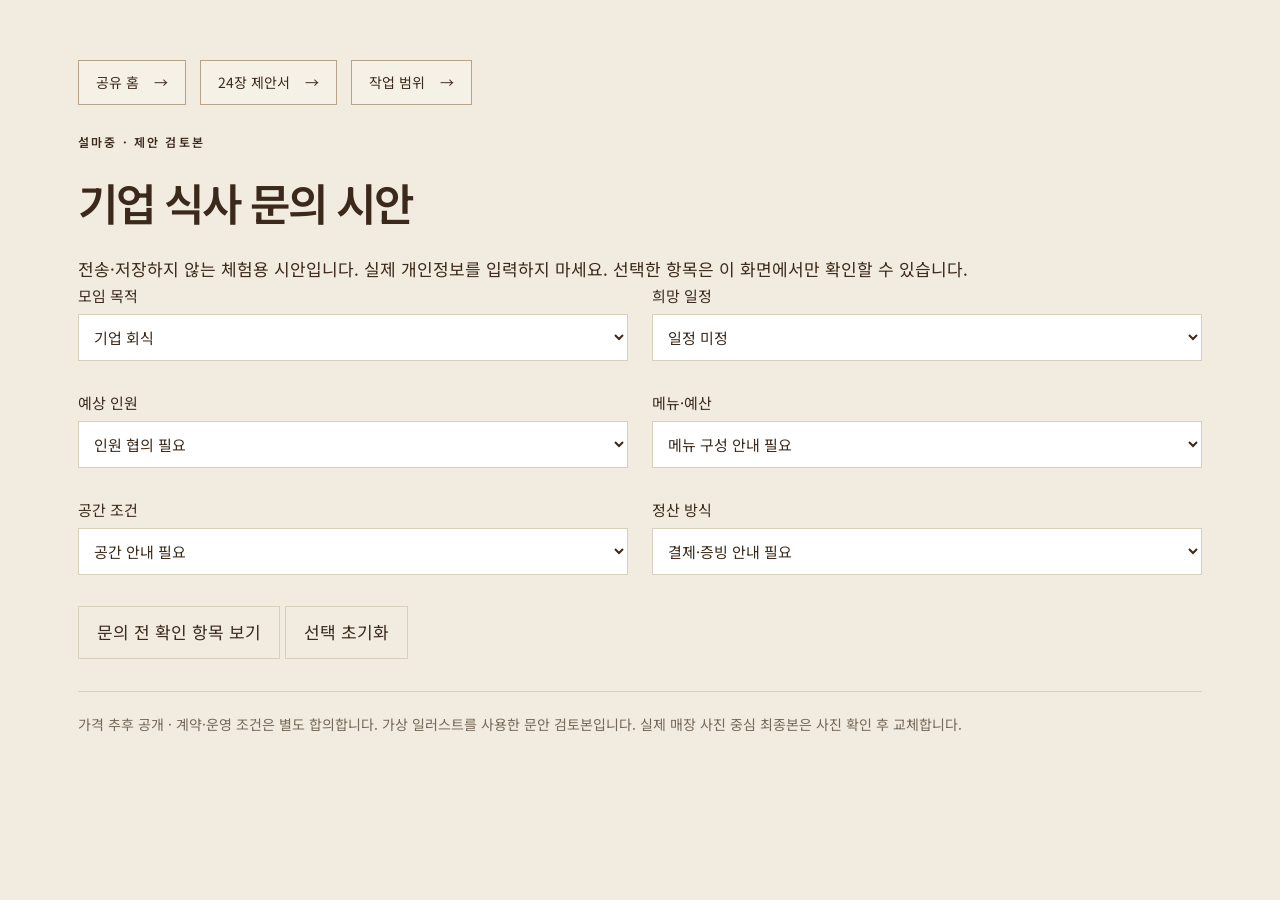
<file: site/inquiry-demo.html>
<!doctype html><html lang="ko"><head><meta charset="utf-8"><meta name="viewport" content="width=device-width,initial-scale=1"><meta name="robots" content="noindex,nofollow"><title>설마중 | 기업 식사 문의 시안</title><link rel="stylesheet" href="assets/design.css"><link rel="stylesheet" href="assets/interaction.css"><link rel="stylesheet" href="assets/review.css"></head><body class="detail-page"><main class="detail-main"><nav><a class="action-link" href="index.html">공유 홈 <span aria-hidden="true">→</span></a><a class="action-link" href="deck.html#1">24장 제안서 <span aria-hidden="true">→</span></a><a class="action-link" href="scope.html">작업 범위 <span aria-hidden="true">→</span></a></nav><div class="eyebrow">설마중 · 제안 검토본</div><h1>기업 식사 문의 시안</h1><p class="">전송·저장하지 않는 체험용 시안입니다. 실제 개인정보를 입력하지 마세요. 선택한 항목은 이 화면에서만 확인할 수 있습니다.</p><form id="demo" autocomplete="off"><div class="form-grid"><label for="purpose">모임 목적<select id="purpose" name="purpose"><option>기업 회식</option><option>기업 접대</option><option>가족 식사</option></select></label><label for="date">희망 일정<select id="date" name="date"><option>일정 미정</option><option>평일 점심 희망</option><option>평일 저녁 희망</option><option>주말 희망</option></select></label><label for="people">예상 인원<select id="people" name="people"><option>인원 협의 필요</option><option>참석자 확정 전</option><option>참석자 확정 후 문의</option></select></label><label for="menu">메뉴·예산<select id="menu" name="menu"><option>메뉴 구성 안내 필요</option><option>예산 조건 별도 전달</option></select></label><label for="room">공간 조건<select id="room" name="room"><option>공간 안내 필요</option><option>독립 공간 가능 여부 확인</option></select></label><label for="payment">정산 방식<select id="payment" name="payment"><option>결제·증빙 안내 필요</option><option>담당자 확인 후 진행</option></select></label></div><p style="margin-top:24px"><button type="submit">문의 전 확인 항목 보기</button> <button type="reset">선택 초기화</button></p><div id="result" class="demo-result" role="status" hidden></div></form><p class="notice">가격 추후 공개 · 계약·운영 조건은 별도 합의합니다. 가상 일러스트를 사용한 문안 검토본입니다. 실제 매장 사진 중심 최종본은 사진 확인 후 교체합니다.</p></main><script>const f=document.getElementById('demo'),r=document.getElementById('result');f.addEventListener('submit',e=>{e.preventDefault();r.hidden=false;r.replaceChildren();const h=document.createElement('h2');h.textContent='문의 전 확인 목록';r.append(h);for(const s of f.querySelectorAll('select')){const p=document.createElement('p');p.textContent=s.previousSibling?.textContent+' : '+s.value;r.append(p)}const n=document.createElement('p');n.textContent='이 내용은 전송·저장되지 않았습니다. 예약 접수나 확정이 아닙니다. 실제 운영 조건과 공식 문의 경로는 매장 확인이 필요합니다.';r.append(n)});f.addEventListener('reset',()=>{r.hidden=true;r.replaceChildren()});</script></body></html>
</file>
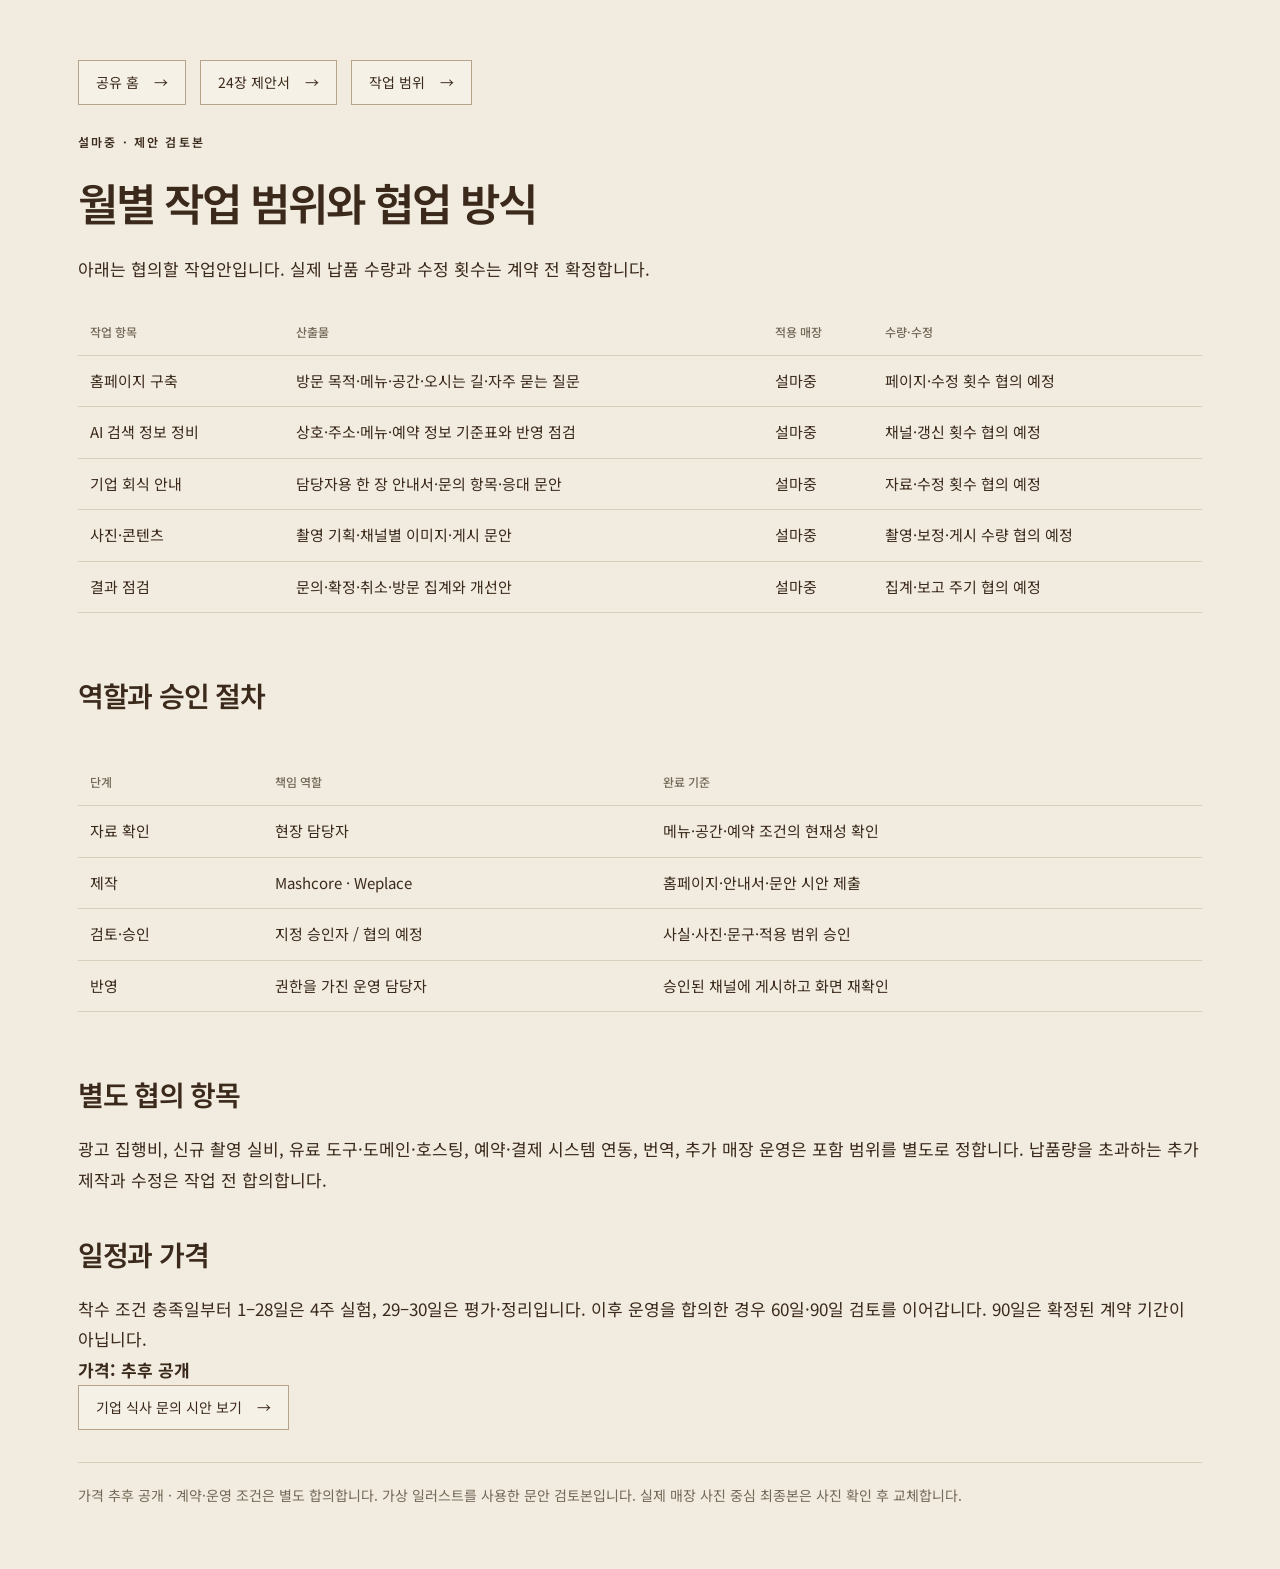
<file: site/scope.html>
<!doctype html><html lang="ko"><head><meta charset="utf-8"><meta name="viewport" content="width=device-width,initial-scale=1"><meta name="robots" content="noindex,nofollow"><title>설마중 | 월별 작업 범위와 협업 방식</title><link rel="stylesheet" href="assets/design.css"><link rel="stylesheet" href="assets/interaction.css"><link rel="stylesheet" href="assets/review.css"></head><body class="detail-page"><main class="detail-main"><nav><a class="action-link" href="index.html">공유 홈 <span aria-hidden="true">→</span></a><a class="action-link" href="deck.html#1">24장 제안서 <span aria-hidden="true">→</span></a><a class="action-link" href="scope.html">작업 범위 <span aria-hidden="true">→</span></a></nav><div class="eyebrow">설마중 · 제안 검토본</div><h1>월별 작업 범위와 협업 방식</h1><p class="">아래는 협의할 작업안입니다. 실제 납품 수량과 수정 횟수는 계약 전 확정합니다.</p><div class="tablewrap"><table><thead><tr><th>작업 항목</th><th>산출물</th><th>적용 매장</th><th>수량·수정</th></tr></thead><tbody><tr><td>홈페이지 구축</td><td>방문 목적·메뉴·공간·오시는 길·자주 묻는 질문</td><td>설마중</td><td>페이지·수정 횟수 협의 예정</td></tr><tr><td>AI 검색 정보 정비</td><td>상호·주소·메뉴·예약 정보 기준표와 반영 점검</td><td>설마중</td><td>채널·갱신 횟수 협의 예정</td></tr><tr><td>기업 회식 안내</td><td>담당자용 한 장 안내서·문의 항목·응대 문안</td><td>설마중</td><td>자료·수정 횟수 협의 예정</td></tr><tr><td>사진·콘텐츠</td><td>촬영 기획·채널별 이미지·게시 문안</td><td>설마중</td><td>촬영·보정·게시 수량 협의 예정</td></tr><tr><td>결과 점검</td><td>문의·확정·취소·방문 집계와 개선안</td><td>설마중</td><td>집계·보고 주기 협의 예정</td></tr></tbody></table></div><h2>역할과 승인 절차</h2><div class="tablewrap"><table><thead><tr><th>단계</th><th>책임 역할</th><th>완료 기준</th></tr></thead><tbody><tr><td>자료 확인</td><td>현장 담당자</td><td>메뉴·공간·예약 조건의 현재성 확인</td></tr><tr><td>제작</td><td>Mashcore · Weplace</td><td>홈페이지·안내서·문안 시안 제출</td></tr><tr><td>검토·승인</td><td>지정 승인자 / 협의 예정</td><td>사실·사진·문구·적용 범위 승인</td></tr><tr><td>반영</td><td>권한을 가진 운영 담당자</td><td>승인된 채널에 게시하고 화면 재확인</td></tr></tbody></table></div><h2>별도 협의 항목</h2><p class="">광고 집행비, 신규 촬영 실비, 유료 도구·도메인·호스팅, 예약·결제 시스템 연동, 번역, 추가 매장 운영은 포함 범위를 별도로 정합니다. 납품량을 초과하는 추가 제작과 수정은 작업 전 합의합니다.</p><h2>일정과 가격</h2><p class="">착수 조건 충족일부터 1–28일은 4주 실험, 29–30일은 평가·정리입니다. 이후 운영을 합의한 경우 60일·90일 검토를 이어갑니다. 90일은 확정된 계약 기간이 아닙니다.</p><p class=""><strong>가격: 추후 공개</strong></p><a class="action-link" href="inquiry-demo.html">기업 식사 문의 시안 보기 <span aria-hidden="true">→</span></a><p class="notice">가격 추후 공개 · 계약·운영 조건은 별도 합의합니다. 가상 일러스트를 사용한 문안 검토본입니다. 실제 매장 사진 중심 최종본은 사진 확인 후 교체합니다.</p></main></body></html>
</file>
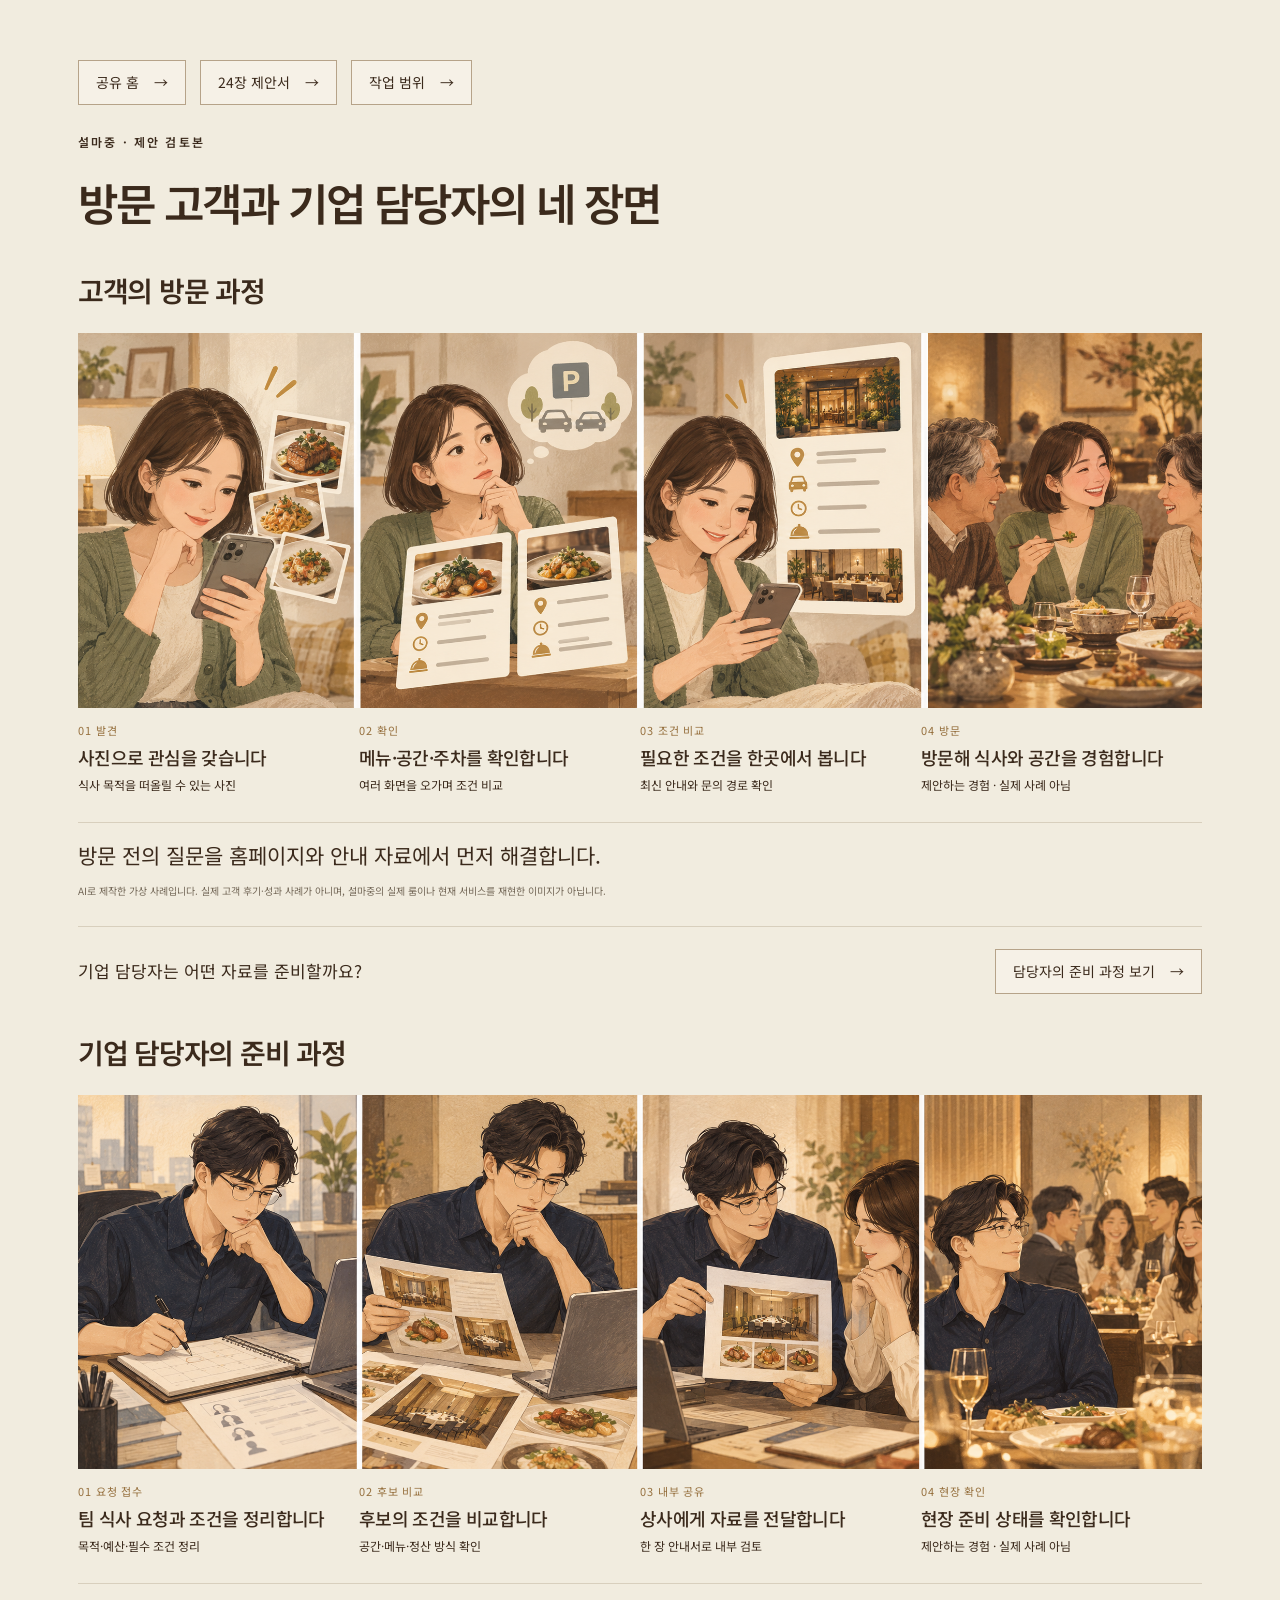
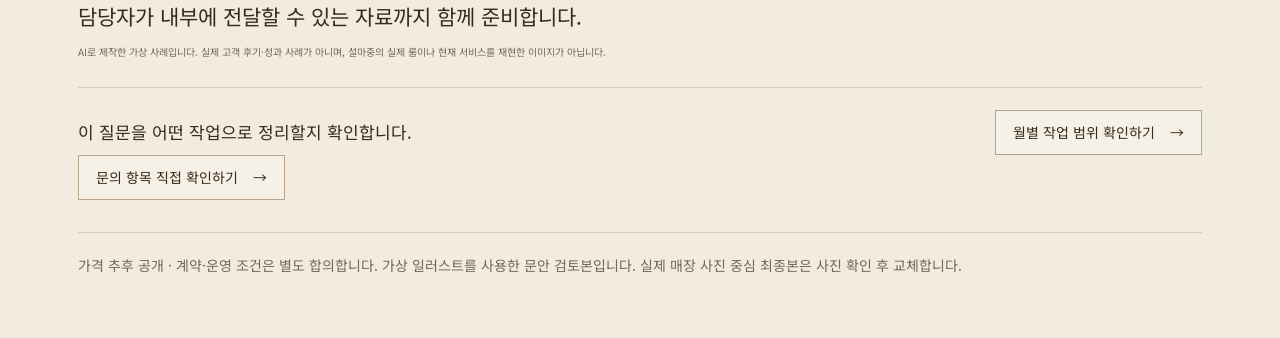
<file: site/storyboard.html>
<!doctype html><html lang="ko"><head><meta charset="utf-8"><meta name="viewport" content="width=device-width,initial-scale=1"><meta name="robots" content="noindex,nofollow"><title>설마중 | 방문 고객과 기업 담당자의 네 장면</title><link rel="stylesheet" href="assets/design.css"><link rel="stylesheet" href="assets/interaction.css"><link rel="stylesheet" href="assets/review.css"></head><body class="detail-page"><main class="detail-main"><nav><a class="action-link" href="index.html">공유 홈 <span aria-hidden="true">→</span></a><a class="action-link" href="deck.html#1">24장 제안서 <span aria-hidden="true">→</span></a><a class="action-link" href="scope.html">작업 범위 <span aria-hidden="true">→</span></a></nav><div class="eyebrow">설마중 · 제안 검토본</div><h1>방문 고객과 기업 담당자의 네 장면</h1><section id="customer"><h2>고객의 방문 과정</h2><div class="story-grid"><figure class="story-card"><div class="story-crop"><img style="--panel:0" src="assets/W01.png" alt="가상 장면 1: 사진으로 관심을 갖습니다"></div><figcaption><span class="story-step">01 발견</span><strong>사진으로 관심을 갖습니다</strong><small>식사 목적을 떠올릴 수 있는 사진</small></figcaption></figure><figure class="story-card"><div class="story-crop"><img style="--panel:1" src="assets/W01.png" alt="가상 장면 2: 메뉴·공간·주차를 확인합니다"></div><figcaption><span class="story-step">02 확인</span><strong>메뉴·공간·주차를 확인합니다</strong><small>여러 화면을 오가며 조건 비교</small></figcaption></figure><figure class="story-card"><div class="story-crop"><img style="--panel:2" src="assets/W01.png" alt="가상 장면 3: 필요한 조건을 한곳에서 봅니다"></div><figcaption><span class="story-step">03 조건 비교</span><strong>필요한 조건을 한곳에서 봅니다</strong><small>최신 안내와 문의 경로 확인</small></figcaption></figure><figure class="story-card"><div class="story-crop"><img style="--panel:3" src="assets/W01.png" alt="가상 장면 4: 방문해 식사와 공간을 경험합니다"></div><figcaption><span class="story-step">04 방문</span><strong>방문해 식사와 공간을 경험합니다</strong><small>제안하는 경험 · 실제 사례 아님</small></figcaption></figure></div><p class="story-takeaway">방문 전의 질문을 홈페이지와 안내 자료에서 먼저 해결합니다.</p><p class="story-disclosure">AI로 제작한 가상 사례입니다. 실제 고객 후기·성과 사례가 아니며, 설마중의 실제 룸이나 현재 서비스를 재현한 이미지가 아닙니다.</p><div class="context-next"><p>기업 담당자는 어떤 자료를 준비할까요?</p><a class="action-link" href="#organizer">담당자의 준비 과정 보기 <span aria-hidden="true">→</span></a></div></section><section id="organizer"><h2>기업 담당자의 준비 과정</h2><div class="story-grid"><figure class="story-card"><div class="story-crop"><img style="--panel:0" src="assets/W02.png" alt="가상 장면 1: 팀 식사 요청과 조건을 정리합니다"></div><figcaption><span class="story-step">01 요청 접수</span><strong>팀 식사 요청과 조건을 정리합니다</strong><small>목적·예산·필수 조건 정리</small></figcaption></figure><figure class="story-card"><div class="story-crop"><img style="--panel:1" src="assets/W02.png" alt="가상 장면 2: 후보의 조건을 비교합니다"></div><figcaption><span class="story-step">02 후보 비교</span><strong>후보의 조건을 비교합니다</strong><small>공간·메뉴·정산 방식 확인</small></figcaption></figure><figure class="story-card"><div class="story-crop"><img style="--panel:2" src="assets/W02.png" alt="가상 장면 3: 상사에게 자료를 전달합니다"></div><figcaption><span class="story-step">03 내부 공유</span><strong>상사에게 자료를 전달합니다</strong><small>한 장 안내서로 내부 검토</small></figcaption></figure><figure class="story-card"><div class="story-crop"><img style="--panel:3" src="assets/W02.png" alt="가상 장면 4: 현장 준비 상태를 확인합니다"></div><figcaption><span class="story-step">04 현장 확인</span><strong>현장 준비 상태를 확인합니다</strong><small>제안하는 경험 · 실제 사례 아님</small></figcaption></figure></div><p class="story-takeaway">담당자가 내부에 전달할 수 있는 자료까지 함께 준비합니다.</p><p class="story-disclosure">AI로 제작한 가상 사례입니다. 실제 고객 후기·성과 사례가 아니며, 설마중의 실제 룸이나 현재 서비스를 재현한 이미지가 아닙니다.</p><div class="context-next"><p>이 질문을 어떤 작업으로 정리할지 확인합니다.</p><a class="action-link" href="scope.html">월별 작업 범위 확인하기 <span aria-hidden="true">→</span></a></div></section><a class="action-link" href="inquiry-demo.html">문의 항목 직접 확인하기 <span aria-hidden="true">→</span></a><p class="notice">가격 추후 공개 · 계약·운영 조건은 별도 합의합니다. 가상 일러스트를 사용한 문안 검토본입니다. 실제 매장 사진 중심 최종본은 사진 확인 후 교체합니다.</p></main></body></html>
</file>
<file: site/assets/design.css>
@font-face{font-family:Noto;src:url(NotoSansKR.woff2) format("woff2");font-weight:100 900;font-style:normal;font-display:block}
:root{--paper:#f5f0e7;--ink:#213b2d;--pine:#213b2d;--muted:#6a7168;--sand:#d7b98f;--line:#d9d7ca;--rust:#a66040;--light:#e9e9de}*{box-sizing:border-box}body{margin:0;color:var(--ink);font-family:Noto,Arial,sans-serif;background:var(--paper);word-break:keep-all;overflow-wrap:break-word}h1,h2,h3,p,figure{margin:0}h1,h2,h3{font-weight:600;letter-spacing:-.045em}p{line-height:1.65}a{color:inherit;text-underline-offset:4px}button,input,select,textarea{font:inherit}button,.button{cursor:pointer;border:1px solid var(--line);background:transparent;color:inherit;border-radius:0;padding:10px 18px;text-decoration:none;display:inline-block}button:hover,.button:hover{background:#d7b98f33}button:focus-visible,a:focus-visible,input:focus-visible,select:focus-visible,textarea:focus-visible{outline:3px solid #a66040;outline-offset:3px}.solid{background:var(--pine);color:var(--paper);border-color:var(--pine)}.eyebrow{font-size:12px;letter-spacing:.18em;text-transform:uppercase;line-height:1.5;font-weight:600}.sub{font-size:20px;color:var(--muted);line-height:1.6}.note{font-size:12px;line-height:1.6;color:var(--muted)}.tag{font-size:11px;letter-spacing:.07em;display:inline-block;border:1px solid currentColor;padding:4px 8px}.rule{height:1px;background:var(--line);margin:24px 0}.grid2{display:grid;grid-template-columns:1fr 1fr;gap:30px}.grid3{display:grid;grid-template-columns:repeat(3,1fr);gap:28px}.grid4{display:grid;grid-template-columns:repeat(4,1fr);gap:24px}.big{font-size:88px;letter-spacing:-.06em;line-height:1.1}.serif{font-family:Georgia,'Times New Roman',serif;font-weight:400;letter-spacing:-.02em}.num{font-variant-numeric:tabular-nums}.tablewrap{max-width:100%;overflow:auto}table{width:100%;border-collapse:collapse;line-height:1.5}th,td{padding:14px 12px;border-bottom:1px solid var(--line);text-align:left;vertical-align:top}th{font-size:12px;color:var(--muted);font-weight:500}td{font-size:15px}.unseen{display:flex;align-items:center;justify-content:center;min-height:180px;padding:24px;border:1px dashed var(--line);font-size:14px;color:var(--muted)}details{border-top:1px solid var(--line);padding:16px 0}summary{cursor:pointer;font-weight:600}details p{margin-top:12px}figcaption{font-size:10px;line-height:1.5}img{max-width:100%;display:block}input,select,textarea{width:100%;padding:11px;border:1px solid var(--line);background:white;color:var(--ink)}label{font-size:13px;display:block;margin-bottom:7px}dialog{max-width:min(1120px,94vw);max-height:88vh;padding:36px;border:none;background:var(--paper);color:var(--ink)}dialog::backdrop{background:#0b1a15ba}dialog h2{font-size:32px;margin:10px 0 18px}dialog .close{position:sticky;top:0;float:right;background:var(--paper);z-index:2}dialog article{padding:22px 0;border-bottom:1px solid var(--line)}dialog p{font-size:15px}dialog .meta{font-size:13px;color:var(--muted)}.pillrow{display:flex;gap:10px;flex-wrap:wrap}.spacer{height:24px}.accent{color:var(--rust)}

body{background:#14271e}.toolbar{height:58px;display:flex;align-items:center;justify-content:space-between;padding:0 24px;color:#f5f0e7;gap:20px}.toolbar .tools{display:flex;gap:8px}.toolbar button{font-size:12px;padding:7px 12px;border-color:#ffffff36}.toolbar .brand{font-size:12px;letter-spacing:.13em}.stage{height:calc(100dvh - 108px);display:flex;align-items:center;justify-content:center;overflow:hidden}.deck{position:relative;width:1440px;height:810px;flex-shrink:0;transform-origin:center center}.slide{width:1440px;height:810px;background:var(--paper);position:absolute;inset:0;padding:38px 64px 48px;display:none;overflow:hidden}.slide.active{display:block}.slidehead{display:flex;justify-content:space-between;align-items:center}.smallbrand{font-size:10px;letter-spacing:.2em}.content{padding-top:43px;position:relative}.slide h2{font-size:48px;line-height:1.25;max-width:1180px;text-wrap:balance}.slide h3{font-size:27px;line-height:1.45}.slide p{font-size:20px}.slide .note,.slide small{font-size:13px;color:var(--muted);line-height:1.6}.slide footer{position:absolute;bottom:24px;left:64px;right:64px;display:flex;justify-content:space-between;align-items:center;gap:30px;font-size:10px;color:var(--muted);z-index:3}.slide footer b{font-size:14px;margin-left:16px;color:var(--ink)}.src{border:none;font-size:10px;padding:3px 5px;text-decoration:underline;text-underline-offset:3px}.nav{height:50px;display:flex;align-items:center;justify-content:center;gap:18px;color:var(--paper)}.nav button{padding:5px 18px;font-size:13px;border:0}.nav output{font-size:12px;min-width:70px;text-align:center}.nav select{width:auto;max-width:250px;background:#203b2d;color:var(--paper);border-color:#ffffff25;font-size:12px;padding:5px}.progress{position:fixed;height:2px;bottom:0;left:0;background:var(--sand);transition:width .2s}.content>.sub{margin-top:22px}.content>.note{margin-top:23px}.statement{font-size:24px!important;margin-top:30px;line-height:1.5!important}.cover .content{z-index:2;width:48%;padding-top:66px}.cover h2{font-size:66px;line-height:1.32}.cover .slidehead{width:43%}.cover .smallbrand{display:none}.covercopy{margin-top:34px}.covercopy>p:first-child{font-size:24px}.covercopy .note{font-size:17px;margin:18px 0 22px}.coverphoto{position:absolute;left:calc(1440px*.48 - 64px);top:-64px;width:calc(1440px*.52);height:810px;z-index:-1}.coverphoto img{width:100%;height:100%;object-fit:cover}.cover footer{right:64px;background:#f5f0e7eb;padding:7px 12px;left:auto;width:650px;bottom:20px}.photo-triptych{display:grid;grid-template-columns:repeat(3,1fr);gap:20px;margin-top:34px}.photo-triptych img{width:100%;height:330px;object-fit:cover}.photo-triptych figcaption{font-size:17px;margin-top:14px}.journey{display:grid;grid-template-columns:repeat(4,1fr);margin-top:65px}.journey>div{border-top:2px solid var(--pine);padding:25px 20px 30px 0;position:relative}.journey>div:before{content:'';position:absolute;top:-7px;left:0;width:12px;height:12px;border-radius:50%;background:var(--pine)}.journey b{display:block;font-size:34px;margin-bottom:15px}.journey span{font-size:17px}.returnpath{display:flex;gap:60px;align-items:center;border-top:1px solid var(--line);padding-top:35px;margin-top:25px}.returnpath b{font-size:28px}.returnpath span{font-size:20px}.scenegrid{display:grid;grid-template-columns:1fr 1fr;gap:80px;margin-top:42px}.scene{position:relative;padding:18px 0 0 100px;min-height:210px}.scene-no{position:absolute;left:0;top:4px;font-family:Georgia,serif;font-size:70px;color:var(--rust)}.scene p{margin:18px 0}.scene small{border-bottom:1px solid var(--line);padding-bottom:10px}.query{font-size:29px;line-height:1.6;padding:28px 36px;border-left:3px solid var(--rust);background:#e9e9de;margin:26px 0 34px}.grid3 p{margin-top:14px;font-size:19px}.stat-layout{display:grid;grid-template-columns:1fr 1fr;gap:80px;margin-top:70px;align-items:center}.unit{font-size:31px;letter-spacing:-.03em;margin-left:10px}.big{margin:22px 0 14px}.barchart{padding:30px 20px}.barchart>div{display:flex;align-items:center;gap:15px;margin:28px 0;height:32px}.barchart label{margin:0;font-size:17px;flex:0 0 50px}.barchart i{height:30px;background:var(--pine);flex-shrink:0}.barchart>div:first-child i{background:#abb7a7}.barchart strong{font-size:20px;white-space:nowrap}.market-grid{display:grid;grid-template-columns:1fr 1fr;gap:70px;margin-top:37px;max-width:1020px}.market-grid .big{font-size:100px;margin:10px 0}.market-grid>div+div{padding-left:70px;border-left:1px solid var(--line)}.compare-controls{display:flex;gap:8px;margin-top:22px}.compare-controls button{font-size:13px;padding:7px 18px}.surface-compare{display:grid;grid-template-columns:1fr 1fr;gap:30px;margin-top:20px}.surface-compare article{min-width:0}.surface-compare .screen{margin-top:12px;background:#e8e6df;height:280px}.surface-compare .screen img{width:100%;height:100%;object-fit:contain}.surface-compare article[data-store=puff] .screen img{object-fit:cover}.surface-compare p{font-size:19px;margin-top:15px}.surface-compare.single{grid-template-columns:1fr}.surface-compare.single article{display:grid;grid-template-columns:1fr 1fr;column-gap:30px}.surface-compare.single .screen{grid-row:1/5;height:350px}.surface-compare.single h3{grid-column:2;align-self:end}.textlist{margin-top:40px}.textlist>div{border-bottom:1px solid var(--line);padding:20px 0}.textlist b{display:block;font-size:25px;margin-bottom:10px}.textlist span{font-size:18px;color:var(--muted)}.callout{margin-top:42px;background:var(--light);padding:35px}.callout h3{margin:20px 0}.callout p{font-size:18px}.callout small{display:block;margin-top:18px}.quotescene{margin-top:40px}.quotescene h3{font-size:32px;line-height:1.65;margin:22px 0}.quotescene p{font-size:18px}.overseas{background:var(--pine);color:var(--paper);padding:30px 38px;margin-top:25px}.overseas .note{color:#c5cdbf}.mini-stat{display:flex;align-items:baseline;gap:25px;margin:24px 0}.mini-stat b{font-size:64px;font-weight:400}.mini-stat span{font-size:22px}.sixquestions{display:grid;grid-template-columns:repeat(3,1fr);gap:36px 40px;margin-top:50px}.sixquestions>div{position:relative;padding-left:48px;min-height:128px}.sixquestions span{position:absolute;left:0;top:5px;color:var(--rust);font-family:Georgia,serif;font-size:24px}.sixquestions p{font-size:18px;margin-top:12px;max-width:290px}.store-split{display:grid;grid-template-columns:1fr 1fr;gap:44px;margin-top:28px}.storephoto{height:415px}.storephoto img{height:100%;width:100%;object-fit:cover}.store-split h3{margin:15px 0}.store-split p{font-size:18px}.store-split .note{margin-top:18px;font-size:12px}.store-split .rule{margin:20px 0}.puffphotos{display:grid;grid-template-columns:1.1fr 1fr;gap:14px;height:415px}.puff-food{display:grid;grid-template-rows:1fr 1fr;gap:14px;min-height:0}.puff-food figure{min-height:0;overflow:hidden}.puffphotos img{width:100%;height:100%;object-fit:cover}.webmock{margin-top:28px;border:1px solid #aeb7a8;box-shadow:0 14px 30px #18352410}.mockbar{font-size:12px;letter-spacing:.12em;border-bottom:1px solid var(--line);padding:15px 26px;display:flex;justify-content:space-between;background:#eeeee6}.mockbar span{letter-spacing:0}.mockbody{display:grid;grid-template-columns:1fr 1fr;gap:40px;padding:28px 35px;background:#faf8f1}.mockbody h3{font-size:38px;margin:12px 0}.mockbody p{font-size:16px;margin:15px 0}.mockbody button{font-size:14px}.mockform{padding:12px 20px;background:var(--paper)}.mockform label{margin:14px 0 8px}.mockform>div{padding:12px;background:#fff;font-size:14px;color:var(--muted)}.shoot-grid{display:grid;grid-template-columns:1.1fr 1fr;gap:70px;margin-top:28px}.shoot-hero{height:395px;position:relative}.shoot-hero img{width:100%;height:395px;object-fit:cover}.shoot-hero>span{position:absolute;bottom:18px;left:22px;background:#f5f0e7ef;padding:10px 20px;font-size:17px}.shoot-uses>div{padding:18px 0;border-bottom:1px solid var(--line);display:flex;justify-content:space-between;gap:20px}.shoot-uses b{font-size:22px}.shoot-uses span{font-size:17px;color:var(--muted)}.content>.tablewrap{margin-top:32px}.slide table td{font-size:20px;padding:18px 14px}.slide table th{font-size:13px}.truth-system{display:grid;grid-template-columns:1fr 1fr;gap:60px;margin-top:34px}.truth-core{padding:35px;background:var(--pine);color:var(--paper)}.truth-core h3{font-size:34px;margin:23px 0}.truth-core p{font-size:20px}.truth-out>div{padding:17px 0;border-bottom:1px solid var(--line)}.truth-out b{display:block;font-size:24px}.truth-out span{display:block;margin-top:12px;color:var(--muted);font-size:18px}.scenario-table td{font-size:22px!important;padding:17px 14px!important}.scenario-table tr:last-child td{background:var(--pine);color:var(--paper);font-weight:500}.scenario-bottom{display:flex;align-items:center;justify-content:space-between;margin-top:24px}.scenario-bottom p{font-size:22px}.scope-layout{display:grid;grid-template-columns:1fr 1fr;gap:90px;margin-top:50px}.scope-layout .big{margin-top:0;font-size:106px}.scope-layout .note{margin:20px 0}.scope-list>div{border-bottom:1px solid var(--line);padding:20px 0}.scope-list b{display:block;font-size:27px}.scope-list span{display:block;font-size:19px;color:var(--muted);margin-top:15px}.efficiency{display:grid;grid-template-columns:1fr 60px 1fr;gap:40px;align-items:center;margin-top:35px;padding:25px 0}.efficiency p{font-size:20px;margin-top:18px}.plus{font-size:50px;color:var(--rust)}.fee-line{display:flex;align-items:center;gap:42px;border-top:1px solid var(--line);padding:20px 0}.fee-line>span{font-size:16px;min-width:150px}.fee-line b{font-size:28px;font-weight:500}.muted{color:var(--muted)}.timeline-cards{margin-top:48px}.timeline-cards>div{border-top:2px solid var(--pine);padding-top:28px}.timeline-cards span{font-size:36px;font-family:Georgia,serif;color:var(--rust)}.timeline-cards h3{margin-top:20px}.timeline-cards p{font-size:20px;line-height:1.9}.guardrails{display:flex;gap:50px;margin-top:30px}.guardrails p{font-size:17px}.guardrails b{display:block;margin-bottom:10px}.roadmap{display:grid;grid-template-columns:repeat(3,1fr);gap:40px;margin-top:45px}.roadmap>div{border-top:1px solid var(--line);padding-top:22px}.roadmap span{font-family:Georgia,serif;font-size:70px;color:var(--rust)}.roadmap h3{margin:20px 0}.roadmap p{font-size:22px}.ending{background:var(--pine);color:var(--paper)}.ending .content{z-index:2;padding-top:82px}.ending h2{font-size:52px;width:820px;line-height:1.45}.ending-sub{margin-top:28px;font-size:23px!important;line-height:1.8!important}.endingphoto{position:absolute;top:-64px;right:-64px;width:760px;height:810px;z-index:-1;opacity:.34}.endingphoto:after{content:'';position:absolute;inset:0;background:linear-gradient(90deg,#213b2d 0%,transparent 55%)}.endingphoto img{height:100%;width:100%;object-fit:cover}.ending-sign{font-size:15px;letter-spacing:.18em;margin-top:60px;line-height:2}.ending-sign span{font-size:12px;letter-spacing:.06em}.ending footer,.ending footer b{color:#d7dfd0}.source-detail .meta{margin-top:9px}.summary-grid{display:grid;grid-template-columns:repeat(3,1fr);gap:25px}.summary-grid h3{font-size:24px;margin:12px 0}.scope-dialog td{font-size:14px}.calc-inputs{display:grid;grid-template-columns:repeat(3,1fr);gap:20px}.calc-result{font-size:48px;line-height:1.5;margin:28px 0}.demo-frame{border:0;width:100%;height:64vh}.print-note{display:none}
@media(max-width:900px){body{background:var(--paper)}.toolbar{height:auto;position:sticky;top:0;z-index:20;background:var(--pine);padding:10px 12px;display:block}.toolbar .brand{display:none}.toolbar .tools{flex-wrap:wrap;justify-content:center;gap:5px}.toolbar button{font-size:10px;padding:6px 8px}.stage{height:auto;display:block;overflow:visible}.deck{width:auto;height:auto;transform:none!important}.slide{position:relative;width:auto;height:auto;min-height:calc(100dvh - 132px);padding:25px 22px 75px;overflow:visible}.slidehead .smallbrand{display:none}.eyebrow{font-size:10px}.content{padding-top:28px}.slide h2{font-size:32px;line-height:1.35;text-wrap:wrap}.slide h3{font-size:22px}.slide p{font-size:16px}.slide .note,.slide small{font-size:11px}.slide footer{left:22px;right:22px;bottom:20px;font-size:8px;gap:10px}.slide footer b{font-size:11px;margin-left:4px}.slide footer .src{font-size:9px;padding:3px}.nav{position:sticky;bottom:0;z-index:15;background:var(--pine);height:45px;gap:5px}.nav select{max-width:145px;font-size:10px}.nav button{padding:5px 10px}.cover .content{width:auto;padding-top:30px}.cover .slidehead{width:auto}.cover h2{font-size:42px}.coverphoto{position:static;height:310px;width:calc(100% + 44px);margin:30px -22px 0}.covercopy{margin-top:24px}.covercopy .note{font-size:15px}.covercopy>p:first-child{font-size:19px}.cover footer{width:auto;left:22px;right:22px;bottom:18px;background:var(--paper);padding:0}.photo-triptych{grid-template-columns:1fr;gap:20px}.photo-triptych img{height:250px}.photo-triptych figcaption{font-size:15px}.statement{font-size:19px!important}.journey{grid-template-columns:1fr 1fr;gap:20px;margin-top:35px}.journey b{font-size:25px}.journey span{font-size:13px}.returnpath{gap:20px;flex-wrap:wrap;margin-top:15px;padding-top:22px}.returnpath b{font-size:23px}.returnpath span{font-size:15px}.scenegrid,.grid2,.grid3,.grid4,.stat-layout,.market-grid,.surface-compare,.store-split,.shoot-grid,.truth-system,.scope-layout,.roadmap{grid-template-columns:1fr;gap:25px}.scenegrid{margin-top:25px;gap:30px}.scene{padding-left:65px;min-height:0}.scene-no{font-size:45px}.scene p{font-size:16px}.query{font-size:20px;padding:20px;margin:25px 0}.stat-layout{margin-top:32px;gap:10px}.big{font-size:70px}.unit{font-size:24px}.barchart{padding:0}.barchart>div{gap:8px}.barchart strong{font-size:14px}.barchart label{font-size:13px;flex-basis:38px}.market-grid{gap:24px}.market-grid>div+div{border-left:0;border-top:1px solid var(--line);padding:25px 0 0}.market-grid .big{font-size:74px}.compare-controls{flex-wrap:wrap}.compare-controls button{font-size:11px;padding:7px 12px}.surface-compare .screen{height:250px}.surface-compare.single article{display:block}.surface-compare.single .screen{height:250px}.callout,.textlist{margin-top:10px}.callout{padding:25px}.quotescene{margin-top:5px}.quotescene h3{font-size:25px}.overseas{margin-top:0;padding:25px}.mini-stat b{font-size:52px}.mini-stat span{font-size:18px}.sixquestions{grid-template-columns:1fr 1fr;gap:22px 15px;margin-top:30px}.sixquestions>div{padding-left:0;min-height:0}.sixquestions span{position:static;font-size:18px}.sixquestions h3{margin-top:5px}.sixquestions p{font-size:14px}.storephoto,.puffphotos{height:300px}.store-split h3{font-size:24px}.store-split .note{font-size:11px}.mockbody{grid-template-columns:1fr;padding:22px;gap:15px}.mockbar{font-size:9px;padding:12px}.mockbody h3{font-size:30px}.mockform{padding:8px 15px}.shoot-grid{gap:15px}.shoot-hero,.shoot-hero img{height:280px}.shoot-uses b{font-size:18px}.shoot-uses span{font-size:13px}.slide table td{font-size:14px;padding:13px 8px}.slide table th{font-size:11px;padding:10px 8px}.truth-core{padding:25px}.truth-core h3{font-size:28px}.truth-core p{font-size:17px}.truth-out b{font-size:21px}.truth-out span{font-size:16px}.scenario-table td{font-size:12px!important;padding:12px 7px!important}.scenario-bottom p{font-size:15px}.scenario-bottom button{font-size:12px;padding:8px}.scope-layout{margin-top:30px}.scope-layout .big{font-size:78px}.scope-list b{font-size:22px}.scope-list span{font-size:16px}.efficiency{grid-template-columns:1fr;gap:15px;margin-top:18px}.efficiency p{font-size:16px}.plus{font-size:30px}.fee-line{display:block}.fee-line>span{display:block;margin-bottom:12px;font-size:13px}.fee-line b{font-size:20px}.timeline-cards{margin-top:25px}.timeline-cards>div{padding-top:18px}.timeline-cards span{font-size:28px}.timeline-cards h3{margin-top:12px}.timeline-cards p{font-size:17px}.guardrails{display:block;margin-top:20px}.guardrails p{font-size:15px;margin:15px 0}.roadmap{gap:25px;margin-top:26px}.roadmap span{font-size:42px}.roadmap h3{margin:12px 0}.roadmap p{font-size:18px}.ending{min-height:760px;overflow:hidden}.ending .content{padding-top:60px}.ending h2{font-size:35px;width:auto}.ending-sub{font-size:18px!important}.endingphoto{width:100%;height:760px;right:-22px;top:-50px}.ending-sign{margin-top:70px;font-size:12px}.summary-grid,.calc-inputs{grid-template-columns:1fr}.calc-result{font-size:33px}dialog{padding:24px 20px}dialog h2{font-size:25px}.demo-frame{height:70vh}
}
@media print{@page{size:15in 8.4375in;margin:0}html,body{width:1440px;margin:0;background:var(--paper);-webkit-print-color-adjust:exact;print-color-adjust:exact}.toolbar,.nav,.progress,dialog{display:none!important}.stage{display:block;height:auto;overflow:visible}.deck{width:1440px;height:auto;transform:none!important}.slide,.slide.active{display:block!important;position:relative;width:1440px;height:810px;break-after:page;page-break-after:always;overflow:hidden}.slide:last-child{break-after:auto}.compare-controls{display:none}.surface-compare{display:grid!important;grid-template-columns:1fr 1fr!important}.surface-compare article{display:block!important}.surface-compare .screen{height:280px!important}.surface-compare.single article{display:block}.src{font-size:10px}.slide button:not(.src){pointer-events:none}.print-note{display:block}}

:root{--paper:#F1ECDF;--ink:#3B2A1C;--pine:#3B2A1C;--muted:#746858;--sand:#B8925A;--line:#d8cfbd;--rust:#8b683b;--light:#e8e1d1}
body{background:#2b2019}.nav select{background:#3B2A1C}.toolbar .brand{white-space:nowrap}.toolbar a{font-size:12px;text-decoration:none;border:1px solid #ffffff36;padding:7px 12px}.toolbar .tools{gap:6px}.cover footer{background:#f1ecdfee}.endingphoto:after{background:linear-gradient(90deg,#3B2A1C 0%,transparent 55%)}
.r2-scope{margin-top:30px}.r2-scope .big{font-size:92px}.r2-scope .unit{font-size:25px}.r2-scope .scope-list>div{padding:15px 0}.r2-scope .scope-list b{font-size:25px}.r2-scope .scope-list span{font-size:18px;margin-top:10px}
.r2-pill{background:#b8925a20;border-left:3px solid var(--sand);padding:13px 16px;margin:15px 0}.r2-links{display:flex;flex-wrap:wrap;gap:10px;margin-top:18px}.r2-links a{padding:10px 14px;border:1px solid var(--line);text-decoration:none;font-size:14px}.r2-source-note{font-size:12px;background:#e8e1d1;padding:12px 16px;margin-bottom:15px}.r2-metrics{display:grid;grid-template-columns:repeat(3,1fr);gap:16px;margin-top:20px}.r2-metrics>div{border-top:1px solid var(--line);padding-top:12px}.r2-metrics strong{display:block;font-size:27px;font-weight:500;line-height:1.3;margin:12px 0}.r2-metrics small{font-size:12px;color:var(--muted)}.calc-result{display:block;margin:22px 0;font-size:40px}.calc-inputs{gap:14px}.calc-inputs label{font-size:12px}.calc-inputs input{padding:10px}.r2-fee-grid{display:grid;grid-template-columns:repeat(3,1fr);gap:20px;margin:20px 0}.r2-fee-grid b{display:block;font-size:30px;margin:10px 0}.slide .shoot-uses b{font-size:22px}.slide .shoot-uses span{font-size:16px}
@media(max-width:900px){.toolbar a{font-size:10px;padding:6px 8px}.r2-metrics,.r2-fee-grid{grid-template-columns:1fr}.r2-scope .big{font-size:70px}.r2-scope .unit{font-size:20px}.r2-links a{font-size:12px}.r2-metrics strong{font-size:24px}.calc-result{font-size:29px}.slide .shoot-uses b{font-size:17px}.slide .shoot-uses span{font-size:12px}.slide .shoot-uses>div{gap:14px}.r2-scope .scope-list b{font-size:23px}.r2-scope .scope-list span{font-size:16px}}

.story-slide .content{padding-top:24px}.story-slide h2{font-size:43px;line-height:1.25}.story-grid{display:grid;grid-template-columns:repeat(4,1fr);gap:0;margin-top:23px}.story-card{min-width:0}.story-crop{position:relative;aspect-ratio:0.75;overflow:hidden}.story-crop img{position:absolute;left:0;top:0;width:400%;max-width:none;height:100%;transform:translateX(calc(var(--panel) * -25%));object-fit:fill}.story-card figcaption{padding:14px 12px 0 0}.story-step{display:block;font-size:11px;letter-spacing:.08em;color:var(--rust);margin-bottom:5px}.story-card strong{display:block;font-size:19px;line-height:1.5;font-weight:500;letter-spacing:-.035em}.story-card small{display:block;font-size:12px!important;line-height:1.6;margin-top:4px}.story-takeaway{font-size:21px!important;border-top:1px solid var(--line);padding-top:14px;margin-top:18px}.story-disclosure{font-size:10px!important;margin-top:7px!important;color:var(--muted)}
.story-slide .story-grid{max-width:1120px;margin-inline:auto}.story-slide .story-crop{height:373.5px;aspect-ratio:auto}.story-slide .story-crop img{object-fit:fill}.story-slide .story-card strong{font-size:17px}.story-slide .story-card small{font-size:11px!important}.story-slide .story-takeaway{margin-top:16px;padding-top:12px;font-size:20px!important}.story-slide .story-disclosure{font-size:10px!important}
.learning-grid{display:grid;grid-template-columns:repeat(3,1fr);gap:25px;margin-top:65px}.learning-grid article{border-top:2px solid var(--sand);padding-top:22px}.learning-grid span,.boundary-grid span{font-size:13px;color:var(--rust)}.learning-grid h3{margin:24px 0 17px}.learning-grid p{font-size:22px}.scope-metrics{display:grid;grid-template-columns:repeat(4,1fr);gap:24px;margin-top:40px}.scope-metrics article{border-top:1px solid var(--line);padding-top:20px}.scope-metrics strong{display:block;font-size:58px;line-height:1.3;font-weight:500}.scope-metrics span{display:block;font-size:18px;margin-top:10px}.scope-metrics small{display:block;margin-top:8px}.scope-row{display:grid;grid-template-columns:repeat(3,1fr);gap:25px;margin-top:40px;padding-top:23px;border-top:1px solid var(--line)}.scope-row p{font-size:18px;margin-top:10px}.boundary-grid{display:grid;grid-template-columns:1fr 1fr;gap:35px;margin-top:35px}.boundary-grid article{padding-top:20px;border-top:1px solid var(--line)}.boundary-grid p{font-size:20px;margin-top:12px}.r21-price-note{padding:18px;background:var(--light)}
@media(max-width:900px){.story-slide h2{font-size:29px}.story-slide .story-grid,.story-grid{grid-template-columns:1fr;max-width:440px;gap:25px;margin-top:25px}.story-slide .story-crop,.story-crop{height:auto;aspect-ratio:0.75}.story-card figcaption{padding:13px 0 0}.story-slide .story-card strong,.story-card strong{font-size:22px}.story-slide .story-card small,.story-card small{font-size:14px!important}.story-step{font-size:12px}.story-slide .story-takeaway,.story-takeaway{font-size:19px!important;line-height:1.7}.story-slide .story-disclosure,.story-disclosure{font-size:11px!important}.learning-grid,.scope-row,.boundary-grid{grid-template-columns:1fr;gap:24px;margin-top:28px}.learning-grid h3{margin:14px 0}.learning-grid p{font-size:18px}.scope-metrics{grid-template-columns:1fr 1fr;gap:23px;margin-top:25px}.scope-metrics strong{font-size:42px}.scope-metrics span{font-size:14px}.scope-metrics small{font-size:11px}.scope-row p,.boundary-grid p{font-size:16px}}
</file>
<file: site/assets/interaction.css>
/* Common template: one interaction language across five documents. */
:root{--action-ink:#3b2a1c;--action-edge:#b6a389;--action-wash:#e9dfcd;--action-focus:#765124;--action-time:160ms}
.action-card{display:flex;flex-direction:column;align-items:flex-start;min-width:0;height:100%;padding:26px 23px 23px;border:1px solid #d8cfbd;border-top:2px solid #b6a389;background:#f6f1e7;color:#3b2a1c;text-decoration:none;cursor:pointer;transition:background-color var(--action-time) ease,border-color var(--action-time) ease,transform var(--action-time) ease,box-shadow var(--action-time) ease}
.action-card h3{font-size:22px;line-height:1.5;margin:14px 0 0;letter-spacing:-.045em}
.action-card p{font-size:15px;line-height:1.85;margin:17px 0 25px}
.action-card .card-cta{display:flex;align-items:center;gap:14px;margin-top:auto;padding:10px 13px;border:1px solid #b6a389;background:#eee4d3;font-size:13px;line-height:1.6;font-weight:500;width:100%;min-height:44px}
.action-card .card-cta .action-arrow{margin-left:auto}
.action-arrow{display:inline-block;flex-shrink:0;font-weight:400;transition:transform var(--action-time) ease}
.action-card .card-format{display:block;margin-top:8px;font-size:11px;color:#746858}
.action-link, a.button, button{transition:background-color var(--action-time) ease,border-color var(--action-time) ease,color var(--action-time) ease,box-shadow var(--action-time) ease}
a.action-link,button.action-link{display:inline-flex;align-items:center;justify-content:space-between;gap:15px;min-height:44px;padding:11px 17px;border:1px solid #b6a389;color:#3b2a1c;background:#f6f1e7;text-decoration:none;font-size:14px;line-height:1.5;cursor:pointer}
a.action-link.primary,.action-link.solid{background:#3b2a1c;color:#f1ecdf;border-color:#3b2a1c}
.context-next{display:flex;align-items:center;justify-content:space-between;gap:20px;border-top:1px solid #d8cfbd;padding-top:22px;margin-top:26px}
.context-next p{font-size:15px;line-height:1.8;max-width:660px}
.context-next .action-link{flex-shrink:0}
.slide .slide-next{margin-top:10px;display:flex;justify-content:flex-end}
.slide-next .action-link{font-size:12px;min-height:36px;padding:8px 13px}
.slide .note .action-link{font-size:12px;min-height:36px;padding:7px 12px;margin-left:8px;vertical-align:middle}
nav a:not(.action-card){text-underline-offset:6px;text-decoration-thickness:1px}
nav a[aria-current="page"]{text-decoration:underline;font-weight:600}
.toolbar a,.toolbar button,.nav button,.compare-controls button{transition:background-color var(--action-time) ease,border-color var(--action-time) ease,color var(--action-time) ease}
.src{white-space:nowrap;cursor:pointer}
.src .source-word{font-size:9px;opacity:.85;margin-right:3px}
details summary{display:flex;align-items:center;justify-content:space-between;gap:20px;min-height:44px;list-style:none;border-radius:0;padding:8px 10px;transition:background-color var(--action-time) ease}
details summary::-webkit-details-marker{display:none}
details summary:after{content:'답변 보기 +';font-size:12px;font-weight:400;white-space:nowrap;color:#765124}
details[open] summary:after{content:'답변 접기 −'}
:is(.action-card,.action-link,button,summary,nav a):focus-visible{outline:3px solid #765124;outline-offset:4px}
.toolbar :is(a,button):focus-visible,.nav :is(button,select):focus-visible{outline-color:#e6c68d}
.action-card:focus-visible{background:#e9dfcd;border-color:#8b683b}
.action-card:active{background:#e4d8c2;transform:translateY(0);box-shadow:inset 0 0 0 1px #8b683b}
.action-link:active,button:active{box-shadow:inset 0 0 0 1px currentColor}
@media(hover:hover) and (pointer:fine){
 .action-card:hover{background:#e9dfcd;border-color:#8b683b;transform:translateY(-3px);box-shadow:0 7px 16px #3b2a1c0b}
 :is(.action-card,.action-link):hover .action-arrow{transform:translateX(3px)}
 .action-link:hover,summary:hover{background:#e9dfcd;border-color:#8b683b}
 a.action-link.primary:hover,.action-link.solid:hover{background:#573f29;border-color:#573f29}
 .toolbar :is(a,button):hover,.nav button:hover{background:#ffffff17;border-color:#b6a389}
 nav a:not(.action-card):hover{text-decoration:underline}
 .compare-controls button:hover,.src:hover{background:#e9dfcd;border-color:#8b683b}
 .compare-controls button.solid:hover{background:#573f29;color:#f1ecdf}
}
@media(max-width:900px){
 .action-card{padding:23px 20px}.action-card h3{font-size:23px}.action-card p{font-size:15px}.action-card .card-cta{min-height:46px;font-size:14px}
 .context-next{display:block}.context-next .action-link{margin-top:15px;width:100%}
 .slide .slide-next{justify-content:flex-start;margin-top:18px}.slide-next .action-link,.slide .note .action-link{min-height:44px;font-size:13px}
 .slide .note .action-link{margin:12px 0 0;display:flex;width:fit-content}
 .toolbar :is(a,button){min-height:44px;display:inline-flex;align-items:center;justify-content:center}
 .toolbar{position:relative}.nav button{min-height:44px}.compare-controls button{min-height:44px}
 .slide footer .src{min-height:36px;padding:7px 8px}.src .source-word{font-size:10px}
 .slide footer{position:static;margin-top:24px;display:flex;flex-wrap:wrap;gap:12px}.slide footer>span:last-child{display:flex;align-items:center;flex-wrap:wrap;gap:5px}
}
@media(prefers-reduced-motion:reduce){.action-card,.action-link,.action-arrow,button,summary,nav a{transition:none!important}.action-card:hover,.action-arrow{transform:none!important}html{scroll-behavior:auto!important}}
@media print{.action-card,.action-link{box-shadow:none!important;transform:none!important;transition:none!important}.action-link{display:inline-block!important;min-height:0!important;padding:3px 8px!important;font-size:11px!important;width:auto!important}.action-arrow{transform:none!important;margin-left:8px}.slide-next{display:none!important}.action-card{break-inside:avoid}.card-cta{background:transparent!important}details summary:after{display:none}.src .source-word{font-size:8px}}

/* R2.4: tablet reading and 44px navigation targets. */
.toolbar a,.nav button,.nav select{min-height:44px;min-width:44px;display:inline-flex;align-items:center;justify-content:center}.slide .note .action-link,.slide-next .action-link{min-height:44px}
@media(prefers-reduced-motion:reduce){.progress{transition:none!important}}
</file>
<file: site/assets/review.css>
:root{--paper:#F1ECDF;--ink:#3B2A1C;--pine:#3B2A1C;--sand:#B8925A;--rust:#96703e;--muted:#746858;--line:#D8CFBD;--light:#e8e1d2}
.slide .content>.grid3,.slide .content>.grid2,.slide .tablewrap{margin-top:36px}.slide .content>.grid3>div,.slide .content>.grid2>div{border-top:2px solid var(--sand);padding-top:22px}.slide .content>.grid3 p,.slide .content>.grid2 p{margin-top:16px}.slide h2{font-size:45px}.slide .scope-metrics strong{font-size:38px}.slide .coverphoto{overflow:hidden}.photo-note{position:absolute;bottom:18px;left:18px;right:18px;background:#f1ecefee;color:#3B2A1C;padding:12px;font-size:12px}.photo-triptych figure{position:relative}.photo-triptych figcaption{font-size:16px}.photo-triptych .photo-note{bottom:50px;font-size:11px}.photo-hold{height:330px;border:1px solid var(--line);display:flex;align-items:center;justify-content:center;flex-direction:column;padding:30px;background:#e9e1d1;color:var(--muted)}.photo-hold strong{font-size:27px;color:var(--ink);margin-bottom:12px}.coverphoto .photo-hold{height:100%;padding:60px}.coverphoto .photo-note,.endingphoto .photo-note{bottom:65px}.storephoto .photo-hold{height:100%}.endingphoto .photo-hold{height:100%}.endingphoto:after{display:none}.ending{background:var(--paper);color:var(--ink)}.ending footer,.ending footer b{color:var(--muted)}.ending h2{width:650px}.endingphoto{opacity:.35}.ending .content{z-index:1}.webmock a{margin-top:18px}.scope-table td{font-size:14px}.proposal-status{color:var(--muted);font-size:13px}.detail-page{background:var(--paper)}.detail-main{max-width:1180px;margin:auto;padding:60px 28px}.detail-main h1{font-size:44px;line-height:1.35;margin:22px 0}.detail-main h2{font-size:28px;margin:38px 0 20px}.detail-main p{font-size:17px;line-height:1.8}.detail-main .cards{display:grid;grid-template-columns:repeat(3,1fr);gap:22px;margin:40px 0}.detail-main .notice{border-top:1px solid var(--line);padding-top:20px;margin-top:32px;font-size:14px;color:var(--muted)}.detail-main nav{display:flex;gap:14px;flex-wrap:wrap;margin-bottom:28px}.detail-main .story-grid{margin-bottom:28px}.detail-main .story-card strong{font-size:18px}.form-grid{display:grid;grid-template-columns:1fr 1fr;gap:24px}.form-grid label{font-size:15px}.form-grid input,.form-grid select{margin-top:8px}.demo-result{padding:25px;border:1px solid var(--sand);margin-top:24px}.detail-main button{min-height:44px}.detail-main table{margin:24px 0}.slide .note a{font-size:14px}.slide .tablewrap{overflow:visible}.public-visual{background:#e7dfce;overflow:hidden}.photo-triptych figure,.storephoto{position:relative}.public-visual img{position:absolute;top:50%;object-fit:contain;height:auto;width:400%;max-width:none;transform:translate(calc(var(--art-panel,3) * -25%),-50%)}.photo-triptych .public-visual{height:380px}.photo-triptych .public-visual img{height:auto}.photo-triptych .public-visual figcaption{position:absolute;bottom:0;background:var(--paper);width:100%;padding-top:12px;min-height:48px}.photo-triptych .photo-note{bottom:55px}.photo-caption{font-size:11px!important;color:var(--muted);margin-top:10px}.detail-main .story-disclosure{font-size:12px}.slide .surface-compare{margin-top:40px}.surface-compare article{padding:25px;border:1px solid var(--line)}.surface-compare .channel-items{font-size:23px;line-height:1.9;margin-top:22px}
@media(max-width:900px){.detail-main{padding:32px 22px}.detail-main h1{font-size:32px}.detail-main .cards,.form-grid{grid-template-columns:1fr}.detail-main table{min-width:620px}.detail-main .tablewrap{overflow:auto}.slide h2{font-size:30px}.ending h2{width:auto}.slide .scope-metrics strong{font-size:27px}.photo-hold{height:260px}.endingphoto{display:none}.slide .tablewrap{overflow:auto}.slide table{min-width:560px}.slide .content>.grid3,.slide .content>.grid2{margin-top:26px}.slide .coverphoto{width:calc(100% + 44px)}.surface-compare .channel-items{font-size:19px}}
@media print{.slide .web-only{display:none}.slide .photo-note{font-size:12px}.slide h2{font-size:45px}.slide footer{font-size:10px}.slide .tablewrap{overflow:visible}.slide table{min-width:0}}
</file>
<file: site/assets/r24.css>
/* R2.4: existing palette, font, cards and action styles are reused. */
[hidden]{display:none!important}
.r24-page{background:var(--paper)}
.r24-main{max-width:1240px;padding:28px 36px 42px}
.r24-header{display:flex;align-items:center;justify-content:space-between;gap:24px;padding-bottom:20px;border-bottom:1px solid var(--line)}
.wordmark{font-size:25px;font-weight:600;text-decoration:none;letter-spacing:-.04em;display:flex;align-items:center;gap:19px;min-height:44px}
.wordmark span{font-size:11px;font-weight:400;letter-spacing:.05em;color:var(--muted)}
.r24-header nav{margin:0;gap:8px}.r24-header .action-link{font-size:12px}
.r24-main .hero{padding:48px 0 46px}.hero .eyebrow{color:var(--rust)}
.r24-main .hero h1{font-size:53px;line-height:1.29;letter-spacing:-.055em;margin:18px 0 22px;max-width:980px}
.r24-main .hero-lead{font-size:18px;max-width:760px;line-height:1.8;color:var(--muted)}
.hero-actions{display:flex;flex-wrap:wrap;gap:10px;margin-top:28px}.hero-actions .action-link{min-height:48px}
.comparison{scroll-margin-top:24px;border-top:1px solid var(--line);padding-top:30px}
.comparison-heading{display:flex;align-items:flex-end;justify-content:space-between;gap:24px}
.r24-main .comparison h2,.r24-main .next-section h2{font-size:28px;line-height:1.4;margin:8px 0 0}
.topic-tabs{display:flex;gap:6px;flex-shrink:0}.topic-tabs button{min-height:48px;min-width:86px;padding:12px 22px;font-size:14px;border-color:var(--line);transition:background-color 180ms,border-color 180ms,color 180ms}
.topic-tabs button[aria-selected="true"]{background:var(--ink);border-color:var(--ink);color:var(--paper)}
.topic-tabs button:hover{border-color:var(--sand)}.topic-tabs button:focus-visible{outline:3px solid #765124;outline-offset:3px}
.r24-main .comparison-intro{font-size:14px;line-height:1.7;color:var(--muted);margin:14px 0 24px}
.topic-panel{outline-offset:7px}.topic-panel.is-entering{animation:panel-in 180ms ease-out}
@keyframes panel-in{from{opacity:.7;transform:translateY(2px)}to{opacity:1;transform:translateY(0)}}
.perspectives{gap:20px;margin-top:0}.perspective{min-width:0;border:1px solid var(--line);background:#f6f1e7}
.perspective-label{display:flex;align-items:center;gap:12px;padding:17px 22px;border-bottom:1px solid var(--line);font-size:16px;font-weight:500}
.perspective-mark{font-family:Georgia,serif;font-size:22px;color:var(--rust)}
.perspective.right{background:#eae3d5}.perspective-copy{padding:24px 28px 25px}
.perspective-overline{font-size:11px!important;color:var(--muted);letter-spacing:.08em;line-height:1.4!important}
.perspective h3{font-size:25px;line-height:1.4;margin:9px 0 18px;letter-spacing:-.045em}
.perspective ul{list-style:none;padding:0;margin:0;display:grid;gap:10px;font-size:15px;line-height:1.6}
.perspective li{padding-left:16px;position:relative}.perspective li:before{content:'';position:absolute;left:0;top:.75em;width:5px;height:5px;background:var(--sand)}
.r24-main .comparison-note{font-size:13px;line-height:1.6;margin:14px 0 20px;color:var(--muted)}
.question-box{padding:24px 30px;background:var(--ink);color:var(--paper)}
.question-box .eyebrow{font-size:10px;color:#dec295}.r24-main .comparison-question,.comparison-question{font-size:25px!important;line-height:1.55!important;margin-top:7px;letter-spacing:-.035em}
.r24-main .proposal-note{font-size:12px;line-height:1.7;margin-top:14px;color:var(--muted)}
.next-section{margin-top:54px}.r24-main .cards{margin:25px 0 0;gap:18px}.r24-main .action-card h3{font-size:23px}.r24-main .action-card p{font-size:14px}
.r24-footer{border-top:1px solid var(--line);margin-top:42px;padding-top:24px}.r24-footer>p{font-size:13px}.r24-footer>div{display:flex;flex-wrap:wrap;gap:8px;margin-top:16px}.r24-footer .notice{border:0;margin:20px 0 0;padding:0;font-size:11px}
.skip-link{position:fixed;top:8px;left:12px;transform:translateY(-150%);z-index:99;background:var(--ink);color:var(--paper);padding:12px 20px;min-height:44px}.skip-link:focus{transform:translateY(0)}
.review-banner{border:1px dashed var(--sand);padding:12px 18px;margin-top:22px;font-size:12px;line-height:1.6;background:#ede3d2}
.photo-pending{height:160px;padding:22px;display:flex;flex-direction:column;align-items:center;justify-content:center;gap:8px;background:#ded6c6;text-align:center;border-bottom:1px dashed #b2a38c}.photo-pending span{font-size:11px;color:var(--muted)}.photo-pending strong{font-size:17px;font-weight:500}.photo-pending small{font-size:10px;color:var(--muted)}
.comparison-photo{margin:0;border-bottom:1px solid var(--line)}.comparison-photo img{width:100%;height:240px;object-fit:cover;object-position:center}.comparison-photo figcaption{padding:8px 20px;color:var(--muted);font-size:11px}
.print-toolbar{max-width:1440px;margin:20px auto;display:flex;gap:10px;justify-content:center}
.print-sheet{width:1440px;height:810px;margin:0 auto 28px;padding:38px 64px;background:var(--paper);position:relative;overflow:hidden}
.print-sheet>header{display:flex;justify-content:space-between;align-items:center}.print-number{font-size:11px;color:var(--muted)}
.print-sheet h1{font-size:38px;line-height:1.3;margin:25px 0 13px;letter-spacing:-.05em}
.print-topic{display:flex;align-items:center;gap:20px;margin-bottom:23px}.print-topic>span{background:var(--ink);color:var(--paper);padding:8px 18px;font-size:14px;white-space:nowrap}.print-topic p{font-size:14px;color:var(--muted)}
.print-sheet .perspectives{display:grid!important;grid-template-columns:1fr 1fr!important;gap:20px!important}.print-sheet .perspective-label{padding:13px 22px;font-size:17px}.print-sheet .perspective-copy{padding:18px 25px}.print-sheet .perspective h3{font-size:26px;margin:7px 0 13px}.print-sheet .perspective ul{font-size:16px;gap:7px}.print-sheet .photo-pending{height:105px;padding:12px;gap:4px}.print-sheet .comparison-photo img{height:105px;object-fit:contain}.print-sheet .comparison-photo figcaption{display:none}
.print-sheet .comparison-note{font-size:12px;margin:12px 0 14px;color:var(--muted)}.print-sheet .question-box{padding:18px 26px}.print-sheet .comparison-question{font-size:26px!important}
.print-sheet>footer{position:absolute;bottom:27px;left:64px;right:64px;display:flex;align-items:flex-end;justify-content:space-between;gap:20px}.print-links{display:flex;gap:7px}.print-sheet>footer p{font-size:10px;color:var(--muted);max-width:310px;line-height:1.7}.print-links .action-link{font-size:11px;padding:10px;min-height:44px}
@media(max-width:1000px){.r24-main{padding:22px 28px 36px}.r24-main .hero h1{font-size:45px}.comparison-heading{align-items:flex-start;flex-direction:column;gap:18px}.topic-tabs{width:100%}.topic-tabs button{flex:1}.perspective-label{font-size:14px;padding:16px}.perspective-copy{padding:22px 20px}.perspective h3{font-size:22px}.perspective ul{font-size:14px}.r24-main .cards{grid-template-columns:1fr}.r24-main .action-card{display:grid;grid-template-columns:1fr 1fr;column-gap:28px}.r24-main .action-card .eyebrow,.r24-main .action-card h3,.r24-main .action-card p{grid-column:1}.r24-main .action-card .card-cta{grid-column:2;grid-row:2;align-self:center}.r24-main .action-card .card-format{grid-column:2;grid-row:3}.r24-main .action-card p{margin-bottom:0}}
@media(max-width:600px){.r24-main{padding:20px 20px 32px}.r24-header{align-items:flex-start;gap:18px;flex-direction:column}.wordmark{gap:16px}.r24-header nav{width:100%;display:grid;grid-template-columns:1fr 1fr}.r24-header .action-link{padding:10px;font-size:11px}.r24-main .hero{padding:32px 0}.r24-main .hero h1{font-size:34px;line-height:1.35;margin:14px 0 18px}.r24-main .hero-lead{font-size:15px}.hero-actions{margin-top:22px}.hero-actions .action-link{width:100%;font-size:13px}.r24-main .comparison h2,.r24-main .next-section h2{font-size:25px}.topic-tabs{gap:5px}.topic-tabs button{min-width:0;padding:11px 8px;font-size:13px}.perspectives{grid-template-columns:1fr;gap:15px}.perspective-label{font-size:15px}.perspective-copy{padding:22px}.perspective h3{font-size:24px}.perspective ul{font-size:15px}.question-box{padding:21px}.r24-main .comparison-question{font-size:21px!important}.next-section{margin-top:36px}.r24-main .action-card{display:flex}.r24-main .action-card p{margin-bottom:20px}.r24-main .action-card .card-cta{align-self:stretch}.r24-footer>div{display:grid;grid-template-columns:1fr}.r24-footer>p{font-size:12px}.review-banner{font-size:11px}.comparison-photo img{height:220px}}
@media screen and (max-width:1500px){.comparison-print .print-sheet{width:auto;height:auto;max-width:1180px;margin:24px auto;padding:28px;overflow:visible}.comparison-print .print-sheet>footer{position:static;margin-top:28px;flex-wrap:wrap;align-items:center}.comparison-print .print-sheet h1{font-size:32px}.comparison-print .print-topic{align-items:flex-start}.comparison-print .print-toolbar{padding:0 20px}}
@media screen and (max-width:600px){.comparison-print .print-sheet{padding:22px 20px;margin:0}.comparison-print .print-sheet h1{font-size:28px}.comparison-print .print-topic{flex-direction:column;gap:12px}.comparison-print .print-sheet .perspectives{grid-template-columns:1fr!important}.comparison-print .print-links{flex-direction:column;width:100%}.comparison-print .print-links .action-link{font-size:13px}.comparison-print .print-sheet .comparison-question{font-size:22px!important}}
@media(prefers-reduced-motion:reduce){.topic-panel.is-entering{animation:none}.topic-tabs button{transition:none}.progress{transition:none!important}}
@media print{@page{size:15in 8.4375in;margin:0}.print-toolbar{display:none!important}.comparison-print{width:1440px}.print-sheet{margin:0;break-after:page;page-break-after:always}.print-sheet:last-child{break-after:auto;page-break-after:auto}.print-links .action-link{font-size:11px!important;min-height:0!important}.topic-panel{animation:none!important}}
</file>
